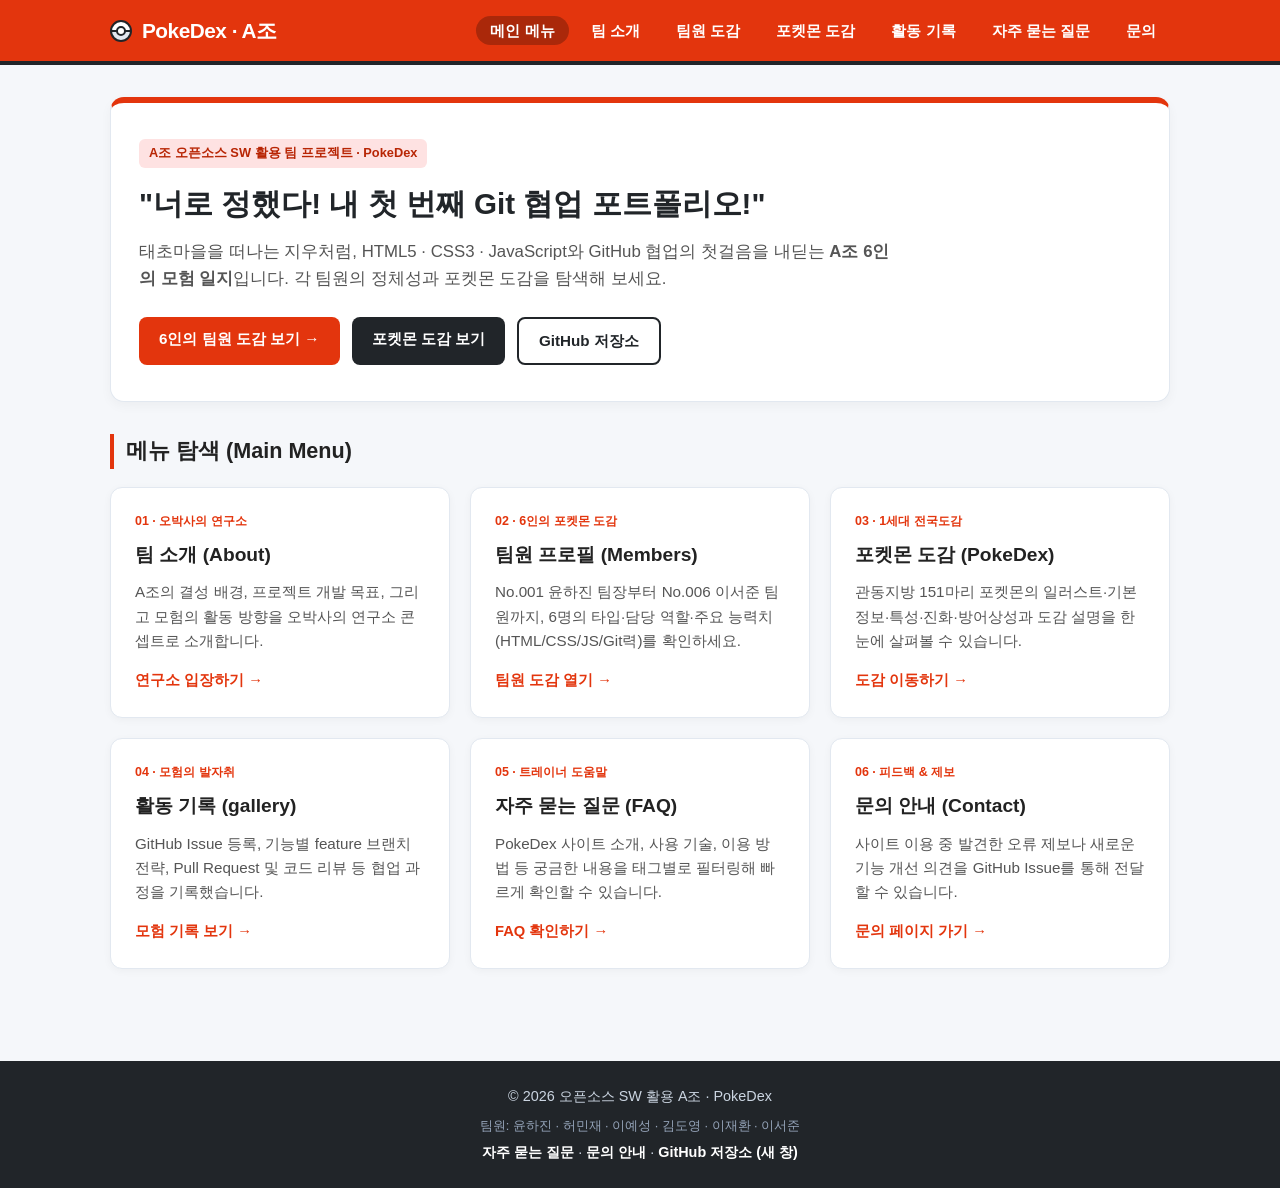
<file: index.html>
<!DOCTYPE html>
<html lang="ko">
<head>
  <meta charset="UTF-8">
  <meta name="viewport" content="width=device-width, initial-scale=1.0">
  <title>PokeDex - A조 팀 포트폴리오 도감</title>
  <link rel="stylesheet" href="css/style.css">
</head>
<body>
  <!-- 6번: 공통 메뉴 / 7번: 공통 헤더 -->
  <header class="site-header">
    <div class="header-inner">
      <a href="index.html" class="logo"><span class="pokeball-icon" aria-hidden="true"></span><span>PokeDex · A조</span></a>
      <nav aria-label="주요 메뉴">
        <ul class="nav-list">
          <li><a href="index.html" class="active" aria-current="page">메인 메뉴</a></li>
          <li><a href="about.html">팀 소개</a></li>
          <li><a href="members.html">팀원 도감</a></li>
          <li><a href="projects.html">포켓몬 도감</a></li>
          <li><a href="activities.html">활동 기록</a></li>
          <li><a href="faq.html">자주 묻는 질문</a></li>
          <li><a href="contact.html">문의</a></li>
        </ul>
      </nav>
    </div>
  </header>

  <!-- 메인 콘텐츠 (메인 도감 진입로) -->
  <main class="container">
    <!-- 히어로 배너 -->
    <section class="hero-section">
      <span class="badge">A조 오픈소스 SW 활용 팀 프로젝트 · PokeDex</span>
      <h1>"너로 정했다! 내 첫 번째 Git 협업 포트폴리오!"</h1>
      <p class="hero-desc">
        태초마을을 떠나는 지우처럼, HTML5 · CSS3 · JavaScript와 GitHub 협업의 첫걸음을 내딛는
        <strong>A조 6인의 모험 일지</strong>입니다. 각 팀원의 정체성과 포켓몬 도감을 탐색해 보세요.
      </p>
      <div class="hero-actions">
        <a href="members.html" class="btn btn-primary">6인의 팀원 도감 보기 →</a>
        <a href="projects.html" class="btn btn-secondary">포켓몬 도감 보기</a>
        <a href="https://github.com/YunHj14/PokeDex" target="_blank" rel="noopener noreferrer" class="btn btn-outline">GitHub 저장소</a>
      </div>
    </section>

    <!-- 주요 메뉴 안내 -->
    <section class="section">
      <h2 class="section-title">메뉴 탐색 (Main Menu)</h2>
      <div class="grid-2">
        <article class="card">
          <div class="card-tag">01 · 오박사의 연구소</div>
          <h3>팀 소개 (About)</h3>
          <p>A조의 결성 배경, 프로젝트 개발 목표, 그리고 모험의 활동 방향을 오박사의 연구소 콘셉트로 소개합니다.</p>
          <a href="about.html" class="card-link">연구소 입장하기 →</a>
        </article>

        <article class="card">
          <div class="card-tag">02 · 6인의 포켓몬 도감</div>
          <h3>팀원 프로필 (Members)</h3>
          <p>No.001 윤하진 팀장부터 No.006 이서준 팀원까지, 6명의 타입·담당 역할·주요 능력치(HTML/CSS/JS/Git력)를 확인하세요.</p>
          <a href="members.html" class="card-link">팀원 도감 열기 →</a>
        </article>

        <article class="card">
          <div class="card-tag">03 · 1세대 전국도감</div>
          <h3>포켓몬 도감 (PokeDex)</h3>
          <p>관동지방 151마리 포켓몬의 일러스트·기본정보·특성·진화·방어상성과 도감 설명을 한눈에 살펴볼 수 있습니다.</p>
          <a href="projects.html" class="card-link">도감 이동하기 →</a>
        </article>

        <article class="card">
          <div class="card-tag">04 · 모험의 발자취</div>
          <h3>활동 기록 (gallery)</h3>
          <p>GitHub Issue 등록, 기능별 feature 브랜치 전략, Pull Request 및 코드 리뷰 등 협업 과정을 기록했습니다.</p>
          <a href="activities.html" class="card-link">모험 기록 보기 →</a>
        </article>

        <article class="card">
          <div class="card-tag">05 · 트레이너 도움말</div>
          <h3>자주 묻는 질문 (FAQ)</h3>
          <p>PokeDex 사이트 소개, 사용 기술, 이용 방법 등 궁금한 내용을 태그별로 필터링해 빠르게 확인할 수 있습니다.</p>
          <a href="faq.html" class="card-link">FAQ 확인하기 →</a>
        </article>

        <article class="card">
          <div class="card-tag">06 · 피드백 & 제보</div>
          <h3>문의 안내 (Contact)</h3>
          <p>사이트 이용 중 발견한 오류 제보나 새로운 기능 개선 의견을 GitHub Issue를 통해 전달할 수 있습니다.</p>
          <a href="contact.html" class="card-link">문의 페이지 가기 →</a>
        </article>
      </div>
    </section>
  </main>

  <!-- 7번: 공통 푸터 -->
  <footer class="site-footer">
    <div class="footer-inner">
      <p>&copy; 2026 오픈소스 SW 활용 A조 · PokeDex</p>
      <p class="footer-sub">팀원: 윤하진 · 허민재 · 이예성 · 김도영 · 이재환 · 이서준</p>
      <p><a href="faq.html">자주 묻는 질문</a> · <a href="contact.html">문의 안내</a> ·
        <a href="https://github.com/YunHj14/PokeDex" target="_blank" rel="noopener noreferrer">GitHub 저장소 (새 창)</a></p>
    </div>
  </footer>
  <script src="js/main.js"></script>
</body>
</html>
</file>
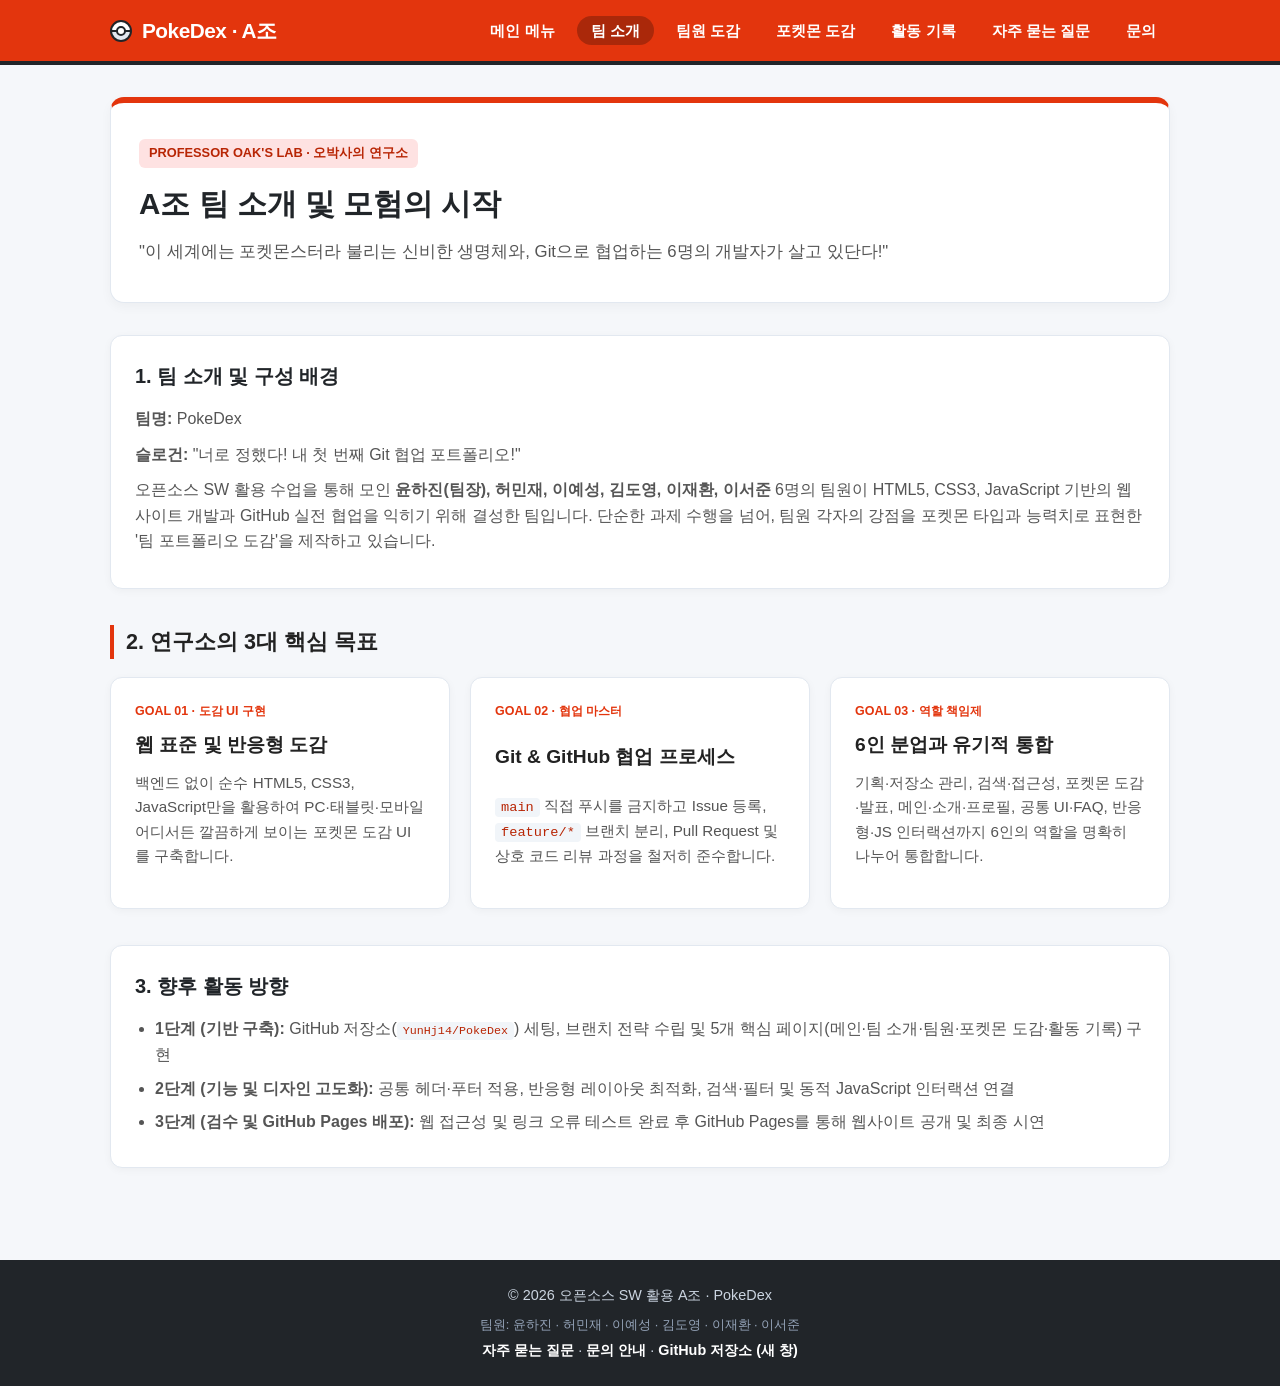
<file: about.html>
<!DOCTYPE html>
<html lang="ko">
<head>
  <meta charset="UTF-8">
  <meta name="viewport" content="width=device-width, initial-scale=1.0">
  <title>PokeDex - 팀 소개 (오박사의 연구소)</title>
  <link rel="stylesheet" href="css/style.css">
</head>
<body>
  <!-- 6번: 공통 메뉴 / 7번: 공통 헤더 -->
  <header class="site-header">
    <div class="header-inner">
      <a href="index.html" class="logo"><span class="pokeball-icon" aria-hidden="true"></span><span>PokeDex · A조</span></a>
      <nav aria-label="주요 메뉴">
        <ul class="nav-list">
          <li><a href="index.html">메인 메뉴</a></li>
          <li><a href="about.html" class="active" aria-current="page">팀 소개</a></li>
          <li><a href="members.html">팀원 도감</a></li>
          <li><a href="projects.html">포켓몬 도감</a></li>
          <li><a href="activities.html">활동 기록</a></li>
          <li><a href="faq.html">자주 묻는 질문</a></li>
          <li><a href="contact.html">문의</a></li>
        </ul>
      </nav>
    </div>
  </header>

  <!-- 메인 콘텐츠 (오박사의 연구소 콘셉트) -->
  <main class="container">
    <section class="page-header">
      <span class="badge">PROFESSOR OAK'S LAB · 오박사의 연구소</span>
      <h1>A조 팀 소개 및 모험의 시작</h1>
      <p>"이 세계에는 포켓몬스터라 불리는 신비한 생명체와, Git으로 협업하는 6명의 개발자가 살고 있단다!"</p>
    </section>

    <!-- 1. 팀 소개 및 구성 배경 -->
    <section class="section">
      <div class="info-box">
        <h2>1. 팀 소개 및 구성 배경</h2>
        <p><strong>팀명:</strong> PokeDex</p>
        <p><strong>슬로건:</strong> "너로 정했다! 내 첫 번째 Git 협업 포트폴리오!"</p>
        <p>
          오픈소스 SW 활용 수업을 통해 모인 <strong>윤하진(팀장), 허민재, 이예성, 김도영, 이재환, 이서준</strong> 6명의 팀원이
          HTML5, CSS3, JavaScript 기반의 웹사이트 개발과 GitHub 실전 협업을 익히기 위해 결성한 팀입니다.
          단순한 과제 수행을 넘어, 팀원 각자의 강점을 포켓몬 타입과 능력치로 표현한 '팀 포트폴리오 도감'을 제작하고 있습니다.
        </p>
      </div>
    </section>

    <!-- 2. 팀의 핵심 목표 -->
    <section class="section">
      <h2 class="section-title">2. 연구소의 3대 핵심 목표</h2>
      <div class="grid-3">
        <article class="card">
          <div class="card-tag">GOAL 01 · 도감 UI 구현</div>
          <h3>웹 표준 및 반응형 도감</h3>
          <p>백엔드 없이 순수 HTML5, CSS3, JavaScript만을 활용하여 PC·태블릿·모바일 어디서든 깔끔하게 보이는 포켓몬 도감 UI를 구축합니다.</p>
        </article>

        <article class="card">
          <div class="card-tag">GOAL 02 · 협업 마스터</div>
          <h3>Git & GitHub 협업 프로세스</h3>
          <p><code>main</code> 직접 푸시를 금지하고 Issue 등록, <code>feature/*</code> 브랜치 분리, Pull Request 및 상호 코드 리뷰 과정을 철저히 준수합니다.</p>
        </article>

        <article class="card">
          <div class="card-tag">GOAL 03 · 역할 책임제</div>
          <h3>6인 분업과 유기적 통합</h3>
          <p>기획·저장소 관리, 검색·접근성, 포켓몬 도감·발표, 메인·소개·프로필, 공통 UI·FAQ, 반응형·JS 인터랙션까지 6인의 역할을 명확히 나누어 통합합니다.</p>
        </article>
      </div>
    </section>

    <!-- 3. 활동 방향 -->
    <section class="section">
      <div class="info-box">
        <h2>3. 향후 활동 방향</h2>
        <ul class="styled-list">
          <li><strong>1단계 (기반 구축):</strong> GitHub 저장소(<code>YunHj14/PokeDex</code>) 세팅, 브랜치 전략 수립 및 5개 핵심 페이지(메인·팀 소개·팀원·포켓몬 도감·활동 기록) 구현</li>
          <li><strong>2단계 (기능 및 디자인 고도화):</strong> 공통 헤더·푸터 적용, 반응형 레이아웃 최적화, 검색·필터 및 동적 JavaScript 인터랙션 연결</li>
          <li><strong>3단계 (검수 및 GitHub Pages 배포):</strong> 웹 접근성 및 링크 오류 테스트 완료 후 GitHub Pages를 통해 웹사이트 공개 및 최종 시연</li>
        </ul>
      </div>
    </section>
  </main>

  <!-- 7번: 공통 푸터 -->
  <footer class="site-footer">
    <div class="footer-inner">
      <p>&copy; 2026 오픈소스 SW 활용 A조 · PokeDex</p>
      <p class="footer-sub">팀원: 윤하진 · 허민재 · 이예성 · 김도영 · 이재환 · 이서준</p>
      <p><a href="faq.html">자주 묻는 질문</a> · <a href="contact.html">문의 안내</a> ·
        <a href="https://github.com/YunHj14/PokeDex" target="_blank" rel="noopener noreferrer">GitHub 저장소 (새 창)</a></p>
    </div>
  </footer>
  <script src="js/main.js"></script>
</body>
</html>
</file>
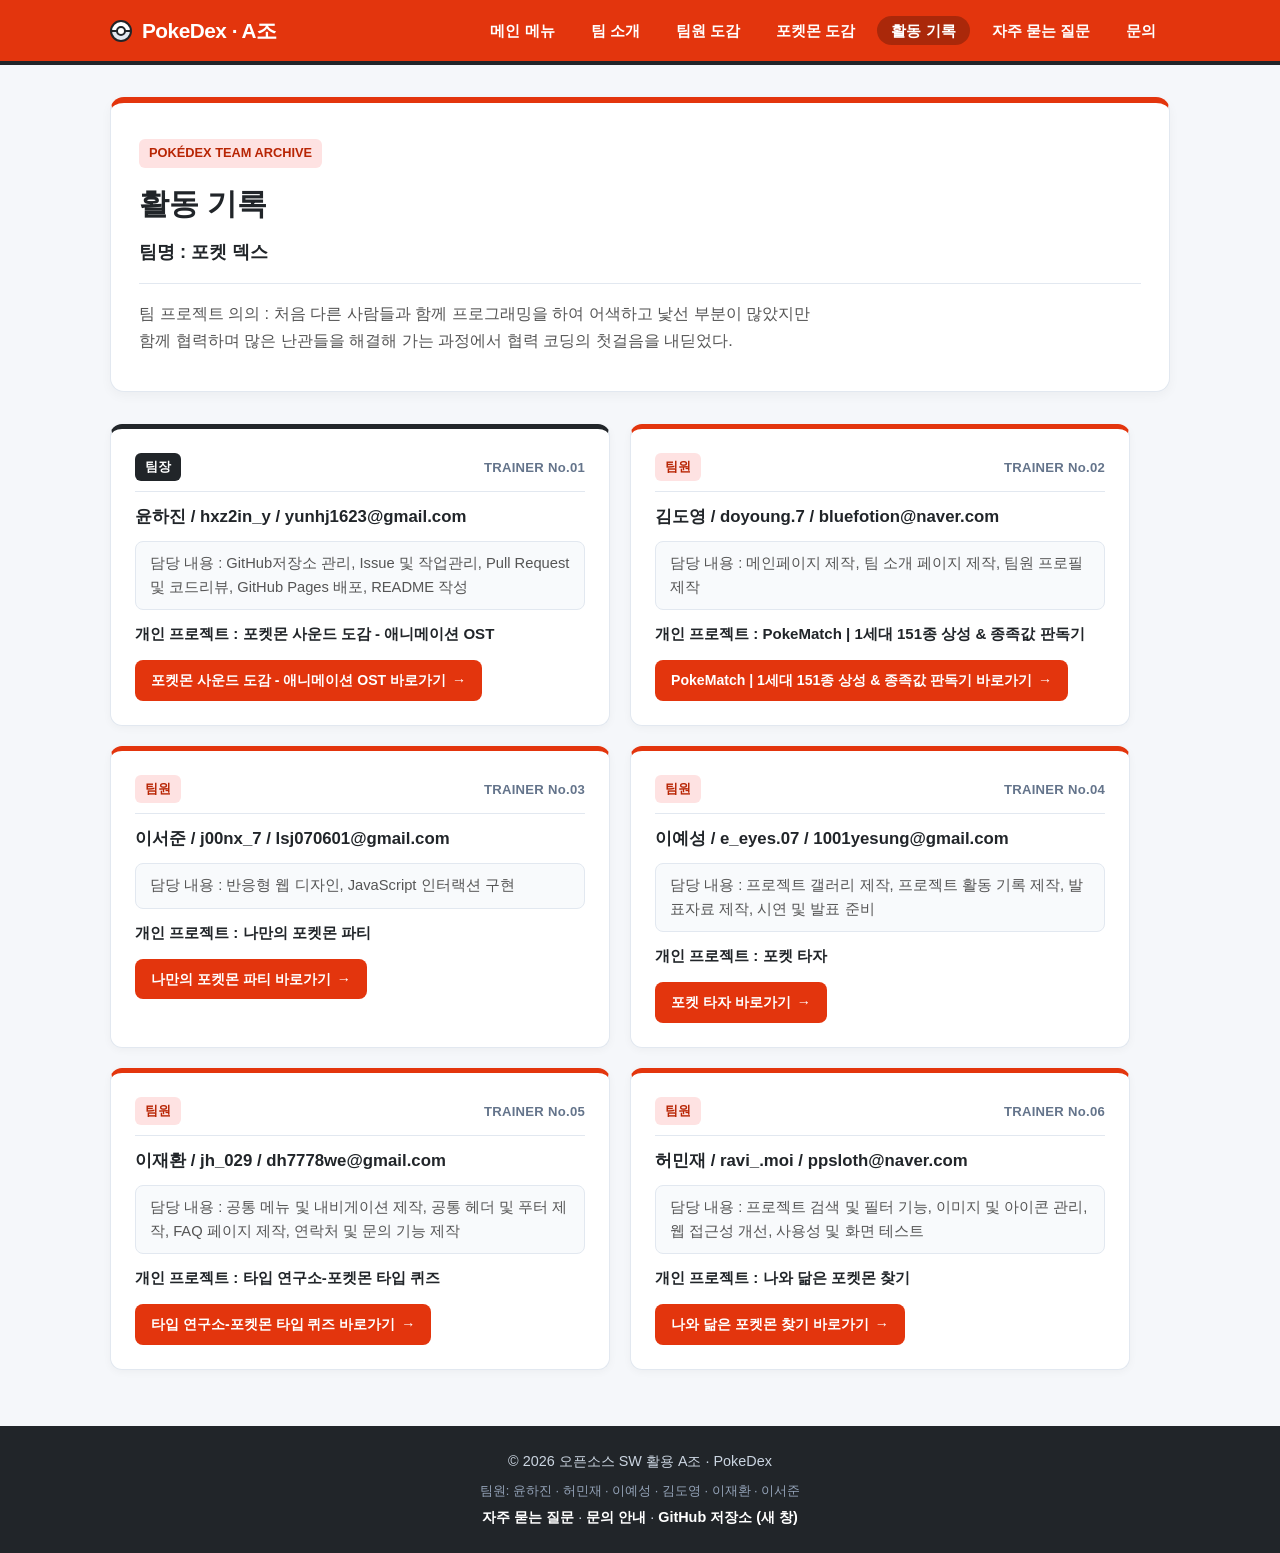
<file: activities.html>
<!doctype html>
<html lang="ko">
<head>
  <meta charset="utf-8" />
  <meta name="viewport" content="width=device-width, initial-scale=1" />
  <title>활동 기록 | PokeDex</title>
  <link rel="stylesheet" href="css/style.css" />
</head>
<body>

  <!-- 공통 헤더 및 내비게이션 -->
  <header class="site-header">
    <div class="header-inner">
      <a href="index.html" class="logo">
        <span class="pokeball-icon" aria-hidden="true"></span>
        <span>PokeDex · A조</span>
      </a>
      <nav aria-label="주요 메뉴">
        <ul class="nav-list">
          <li><a href="index.html">메인 메뉴</a></li>
          <li><a href="about.html">팀 소개</a></li>
          <li><a href="members.html">팀원 도감</a></li>
          <li><a href="projects.html">포켓몬 도감</a></li>
          <li><a href="activities.html" class="active" aria-current="page">활동 기록</a></li>
          <li><a href="faq.html">자주 묻는 질문</a></li>
          <li><a href="contact.html">문의</a></li>
        </ul>
      </nav>
    </div>
  </header>

  <!-- 메인 콘텐츠 -->
  <main class="container">
    <section class="team-summary-card">
      <div class="summary-top-bar">
        <div class="sensor-lights" aria-hidden="true">
          <span class="sensor-main"></span>
          <span class="sensor-dot dot-red"></span>
          <span class="sensor-dot dot-yellow"></span>
          <span class="sensor-dot dot-green"></span>
        </div>
        <span class="summary-badge">POKÉDEX TEAM ARCHIVE</span>
      </div>
      <h1 class="summary-title">활동 기록</h1>
      <h3>팀명 : 포켓 덱스</h3>
      <hr />
      <h3 class="team-meaning">
        팀 프로젝트 의의 : 처음 다른 사람들과 함께 프로그래밍을 하여 어색하고 낯선 부분이 많았지만<br />
        함께 협력하며 많은 난관들을 해결해 가는 과정에서 협력 코딩의 첫걸음을 내딛었다.
      </h3>
    </section>

    <table class="member-table">
      <tr>
        <td class="member-card leader-card">
          <div class="card-top">
            <h2>팀장</h2>
            <span class="dex-no">TRAINER No.01</span>
          </div>
          <h4 class="member-info">윤하진 / hxz2in_y / yunhj1623@gmail.com</h4>
          <h4 class="member-role">담당 내용 : GitHub저장소 관리, Issue 및 작업관리, Pull Request 및 코드리뷰, GitHub Pages 배포, README 작성</h4>
          <h4 class="member-project">개인 프로젝트 : 포켓몬 사운드 도감 - 애니메이션 OST</h4>
          <h5><a href="https://yunhj14.github.io/PokeSong/" target="_blank" rel="noopener noreferrer">포켓몬 사운드 도감 - 애니메이션 OST 바로가기</a></h5>
        </td>

        <td class="member-card">
          <div class="card-top">
            <h2>팀원</h2>
            <span class="dex-no">TRAINER No.02</span>
          </div>
          <h4 class="member-info">김도영 / doyoung.7 / bluefotion@naver.com</h4>
          <h4 class="member-role">담당 내용 : 메인페이지 제작, 팀 소개 페이지 제작, 팀원 프로필 제작</h4>
          <h4 class="member-project">개인 프로젝트 : PokeMatch | 1세대 151종 상성 &amp; 종족값 판독기</h4>
          <h5><a href="https://bluefotion.github.io/pokemon_matchup/" target="_blank" rel="noopener noreferrer">PokeMatch | 1세대 151종 상성 &amp; 종족값 판독기 바로가기</a></h5>
        </td>
      </tr>

      <tr>
        <td class="member-card">
          <div class="card-top">
            <h2>팀원</h2>
            <span class="dex-no">TRAINER No.03</span>
          </div>
          <h4 class="member-info">이서준 / j00nx_7 / lsj070601@gmail.com</h4>
          <h4 class="member-role">담당 내용 : 반응형 웹 디자인, JavaScript 인터랙션 구현</h4>
          <h4 class="member-project">개인 프로젝트 : 나만의 포켓몬 파티</h4>
          <h5><a href="https://lsj070601.github.io/pokemon-party/" target="_blank" rel="noopener noreferrer">나만의 포켓몬 파티 바로가기</a></h5>
        </td>

        <td class="member-card">
          <div class="card-top">
            <h2>팀원</h2>
            <span class="dex-no">TRAINER No.04</span>
          </div>
          <h4 class="member-info">이예성 / e_eyes.07 / 1001yesung@gmail.com</h4>
          <h4 class="member-role">담당 내용 : 프로젝트 갤러리 제작, 프로젝트 활동 기록 제작, 발표자료 제작, 시연 및 발표 준비</h4>
          <h4 class="member-project">개인 프로젝트 : 포켓 타자</h4>
          <h5><a href="https://snow2eye.github.io/Poket-Typing/" target="_blank" rel="noopener noreferrer">포켓 타자 바로가기</a></h5>
        </td>
      </tr>

      <tr>
        <td class="member-card">
          <div class="card-top">
            <h2>팀원</h2>
            <span class="dex-no">TRAINER No.05</span>
          </div>
          <h4 class="member-info">이재환 / jh_029 / dh7778we@gmail.com</h4>
          <h4 class="member-role">담당 내용 : 공통 메뉴 및 내비게이션 제작, 공통 헤더 및 푸터 제작, FAQ 페이지 제작, 연락처 및 문의 기능 제작</h4>
          <h4 class="member-project">개인 프로젝트 : 타입 연구소-포켓몬 타입 퀴즈</h4>
          <h5><a href="https://jaehwan029.github.io/pokemon-type-quiz/" target="_blank" rel="noopener noreferrer">타입 연구소-포켓몬 타입 퀴즈 바로가기</a></h5>
        </td>

        <td class="member-card">
          <div class="card-top">
            <h2>팀원</h2>
            <span class="dex-no">TRAINER No.06</span>
          </div>
          <h4 class="member-info">허민재 / ravi_.moi / ppsloth@naver.com</h4>
          <h4 class="member-role">담당 내용 : 프로젝트 검색 및 필터 기능, 이미지 및 아이콘 관리, 웹 접근성 개선, 사용성 및 화면 테스트</h4>
          <h4 class="member-project">개인 프로젝트 : 나와 닮은 포켓몬 찾기</h4>
          <h5><a href="https://ppsloth.github.io/personality/" target="_blank" rel="noopener noreferrer">나와 닮은 포켓몬 찾기 바로가기</a></h5>
        </td>
      </tr>
    </table>
  </main>

  <!-- 공통 푸터 -->
  <footer class="site-footer">
    <div class="footer-inner">
      <p>&copy; 2026 오픈소스 SW 활용 A조 · PokeDex</p>
      <p class="footer-sub">팀원: 윤하진 · 허민재 · 이예성 · 김도영 · 이재환 · 이서준</p>
      <p><a href="faq.html">자주 묻는 질문</a> · <a href="contact.html">문의 안내</a> ·
        <a href="https://github.com/YunHj14/PokeDex" target="_blank" rel="noopener noreferrer">GitHub 저장소 (새 창)</a></p>
    </div>
  </footer>

</body>
</html>
</file>
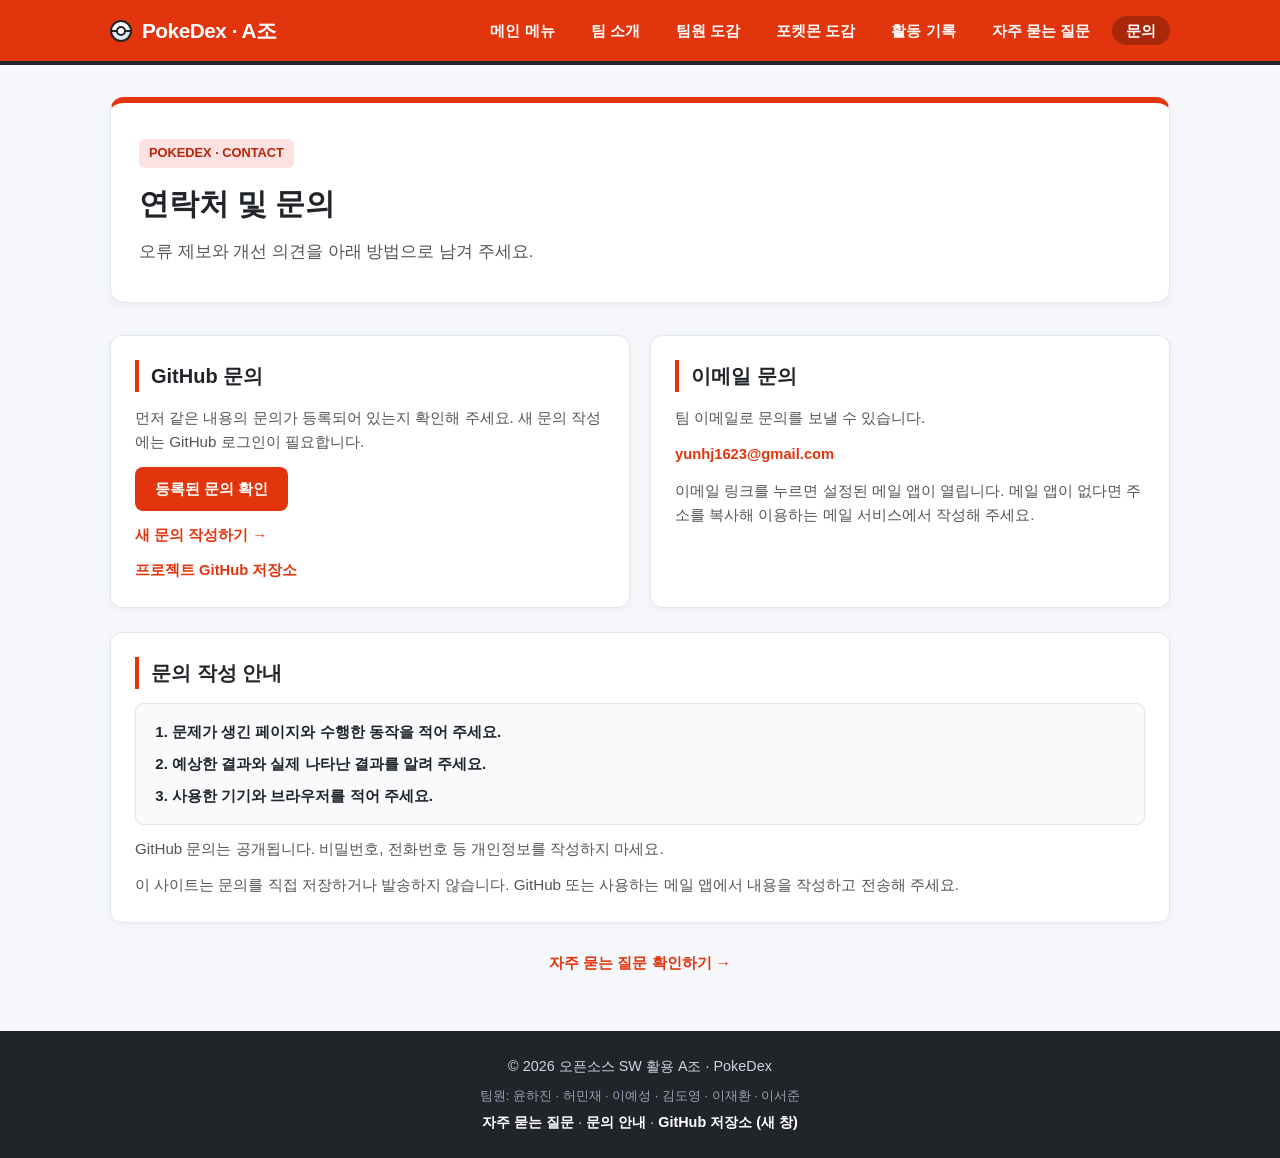
<file: contact.html>
<!DOCTYPE html>
<html lang="ko">
<head>
<meta charset="UTF-8">
<meta name="viewport" content="width=device-width, initial-scale=1.0">
<title>연락처 및 문의 | PokeDex</title>
<link rel="stylesheet" href="css/style.css">
</head>
<body>
<header class="site-header">
    <div class="header-inner">
      <a href="index.html" class="logo"><span class="pokeball-icon" aria-hidden="true"></span><span>PokeDex · A조</span></a>
      <nav aria-label="주요 메뉴">
        <ul class="nav-list">
          <li><a href="index.html">메인 메뉴</a></li>
          <li><a href="about.html">팀 소개</a></li>
          <li><a href="members.html">팀원 도감</a></li>
          <li><a href="projects.html">포켓몬 도감</a></li>
          <li><a href="activities.html">활동 기록</a></li>
          <li><a href="faq.html">자주 묻는 질문</a></li>
          <li><a href="contact.html" class="active" aria-current="page">문의</a></li>
        </ul>
      </nav>
    </div>
  </header>
<main class="support-main">
<section class="support-heading"><p class="support-label">POKEDEX · CONTACT</p><h1>연락처 및 문의</h1><p>오류 제보와 개선 의견을 아래 방법으로 남겨 주세요.</p></section>
<div class="contact-grid">
<section class="contact-card"><h2>GitHub 문의</h2><p>먼저 같은 내용의 문의가 등록되어 있는지 확인해 주세요. 새 문의 작성에는 GitHub 로그인이 필요합니다.</p>
<a class="support-button" href="https://github.com/YunHj14/PokeDex/issues">등록된 문의 확인</a>
<p><a href="https://github.com/YunHj14/PokeDex/issues/new">새 문의 작성하기 →</a></p>
<a href="https://github.com/YunHj14/PokeDex">프로젝트 GitHub 저장소</a></section>
<section class="contact-card"><h2>이메일 문의</h2>
<p>팀 이메일로 문의를 보낼 수 있습니다.</p>
<p><a href="mailto:yunhj1623@gmail.com">yunhj1623@gmail.com</a></p>
<p>이메일 링크를 누르면 설정된 메일 앱이 열립니다. 메일 앱이 없다면 주소를 복사해 이용하는 메일 서비스에서 작성해 주세요.</p></section>
</div>
<section class="contact-card contact-guide"><h2>문의 작성 안내</h2><ol><li>문제가 생긴 페이지와 수행한 동작을 적어 주세요.</li><li>예상한 결과와 실제 나타난 결과를 알려 주세요.</li><li>사용한 기기와 브라우저를 적어 주세요.</li></ol><p>GitHub 문의는 공개됩니다. 비밀번호, 전화번호 등 개인정보를 작성하지 마세요.</p><p>이 사이트는 문의를 직접 저장하거나 발송하지 않습니다. GitHub 또는 사용하는 메일 앱에서 내용을 작성하고 전송해 주세요.</p></section>
<p class="support-help"><a href="faq.html">자주 묻는 질문 확인하기 →</a></p>
</main>
<footer class="site-footer">
    <div class="footer-inner">
      <p>&copy; 2026 오픈소스 SW 활용 A조 · PokeDex</p>
      <p class="footer-sub">팀원: 윤하진 · 허민재 · 이예성 · 김도영 · 이재환 · 이서준</p>
      <p><a href="faq.html">자주 묻는 질문</a> · <a href="contact.html">문의 안내</a> ·
        <a href="https://github.com/YunHj14/PokeDex" target="_blank" rel="noopener noreferrer">GitHub 저장소 (새 창)</a></p>
    </div>
  </footer>
</body>
</html>
</file>
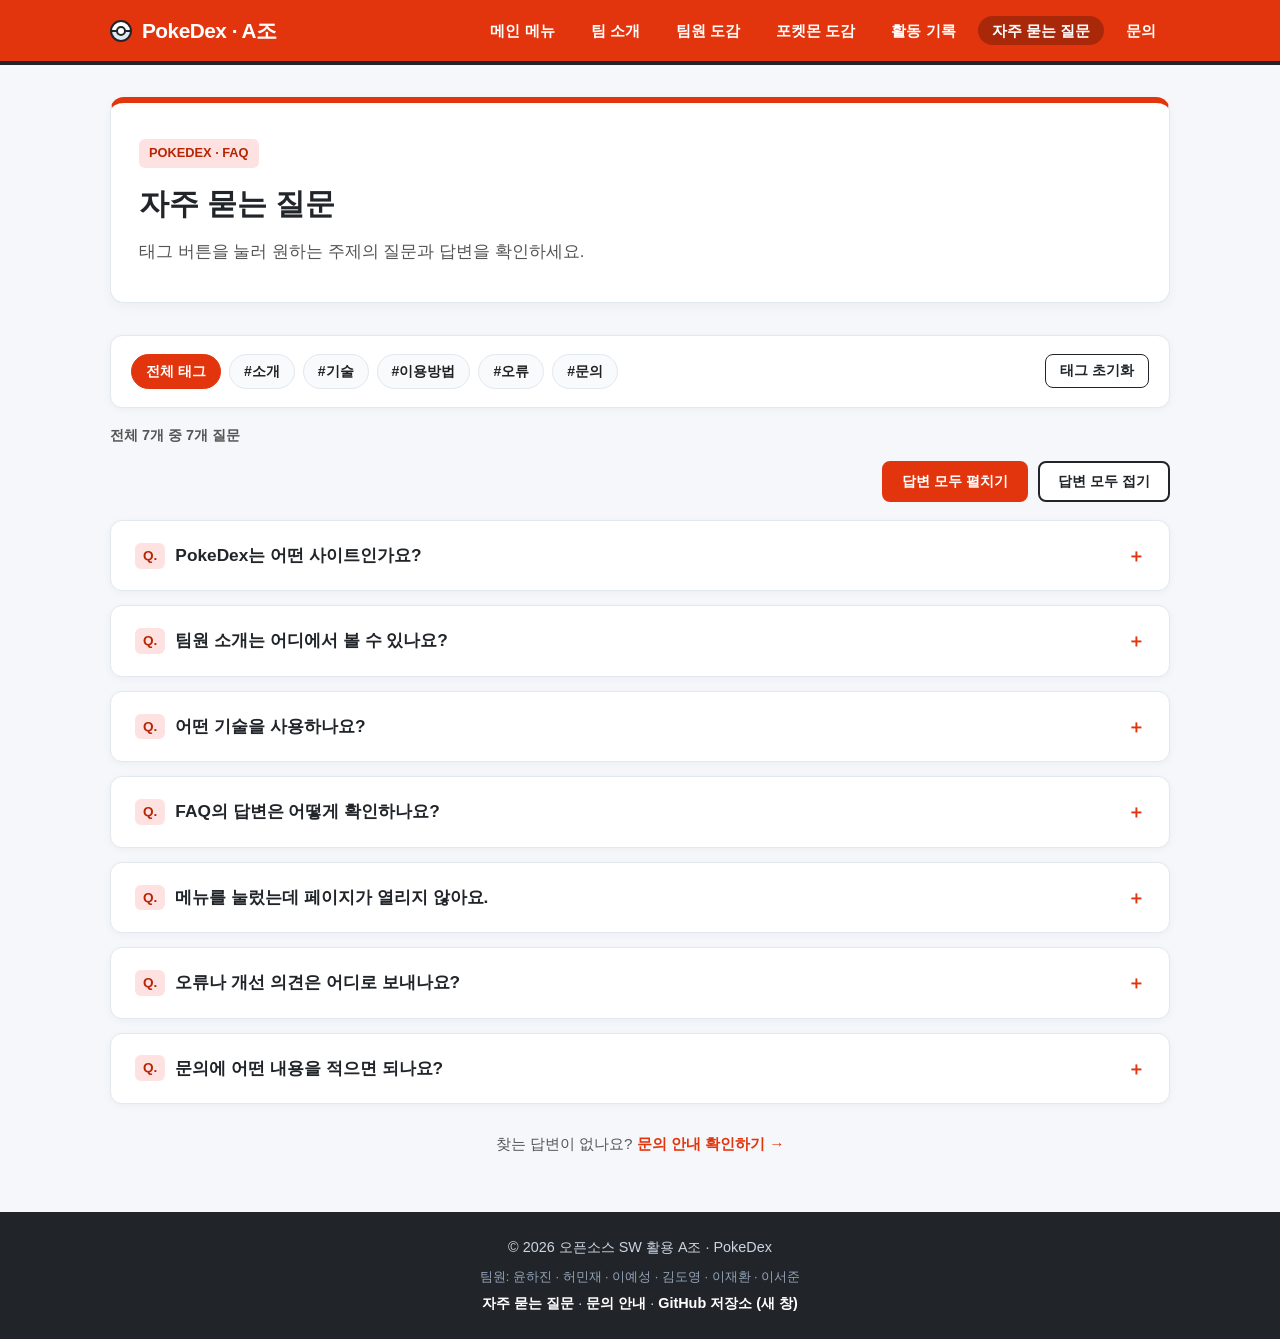
<file: faq.html>
<!DOCTYPE html>
<html lang="ko">
<head>
<meta charset="UTF-8">
<meta name="viewport" content="width=device-width, initial-scale=1.0">
<title>자주 묻는 질문 | PokeDex</title>
<link rel="stylesheet" href="css/style.css">
</head>
<body>
<header class="site-header">
    <div class="header-inner">
      <a href="index.html" class="logo"><span class="pokeball-icon" aria-hidden="true"></span><span>PokeDex · A조</span></a>
      <nav aria-label="주요 메뉴">
        <ul class="nav-list">
          <li><a href="index.html">메인 메뉴</a></li>
          <li><a href="about.html">팀 소개</a></li>
          <li><a href="members.html">팀원 도감</a></li>
          <li><a href="projects.html">포켓몬 도감</a></li>
          <li><a href="activities.html">활동 기록</a></li>
          <li><a href="faq.html" class="active" aria-current="page">자주 묻는 질문</a></li>
          <li><a href="contact.html">문의</a></li>
        </ul>
      </nav>
    </div>
  </header>
<main class="support-main">
<section class="support-heading"><p class="support-label">POKEDEX · FAQ</p><h1>자주 묻는 질문</h1><p>태그 버튼을 눌러 원하는 주제의 질문과 답변을 확인하세요.</p></section>
<!-- 태그 버튼을 누르면 해당 주제의 질문만 표시합니다. -->
<section class="faq-search-panel" aria-label="FAQ 태그 필터">
  <div class="faq-tag-filters" aria-label="태그 선택">
    <button type="button" data-faq-tag="" aria-pressed="true">전체 태그</button>
    <button type="button" data-faq-tag="소개" aria-pressed="false">#소개</button>
    <button type="button" data-faq-tag="기술" aria-pressed="false">#기술</button>
    <button type="button" data-faq-tag="이용방법" aria-pressed="false">#이용방법</button>
    <button type="button" data-faq-tag="오류" aria-pressed="false">#오류</button>
    <button type="button" data-faq-tag="문의" aria-pressed="false">#문의</button>
  </div>
  <button type="button" id="faq-reset">태그 초기화</button>
</section>
<p id="faq-result-count" role="status" aria-live="polite" aria-atomic="true">전체 7개 중 7개 질문</p>
<p id="faq-empty" hidden>조건에 맞는 질문이 없습니다. 다른 태그를 선택하거나 초기화해 주세요.</p>
<noscript><p>태그 필터는 JavaScript를 켜야 사용할 수 있습니다. 아래에서 모든 질문과 답변을 확인할 수 있습니다.</p></noscript>
<div class="faq-controls" aria-label="답변 표시 설정"><button type="button" data-faq-action="open">답변 모두 펼치기</button><button type="button" data-faq-action="close">답변 모두 접기</button></div>
<!-- details와 summary는 JavaScript 없이도 개별 펼치기·접기가 가능합니다. -->
<section id="faq-results" class="faq-list" aria-label="질문과 답변" tabindex="-1">
<details class="faq-item" data-tags="소개"><summary>PokeDex는 어떤 사이트인가요?</summary><div class="faq-item-tags" aria-label="태그"><span class="faq-item-tag">#소개</span></div><div class="faq-answer"><p>오픈소스 SW 활용 수업에서 A조 6명이 함께 만드는 팀 포트폴리오 도감입니다. 팀 소개, 팀원별 역할과 프로젝트 정보를 확인할 수 있습니다.</p></div></details>
<details class="faq-item" data-tags="소개,이용방법"><summary>팀원 소개는 어디에서 볼 수 있나요?</summary><div class="faq-item-tags" aria-label="태그"><span class="faq-item-tag">#소개</span> <span class="faq-item-tag">#이용방법</span></div><div class="faq-answer"><p>상단 메뉴의 <a href="members.html">팀원 도감</a>에서 윤하진, 허민재, 이예성, 김도영, 이재환, 이서준의 소개와 담당 역할을 확인할 수 있습니다.</p></div></details>
<details class="faq-item" data-tags="기술"><summary>어떤 기술을 사용하나요?</summary><div class="faq-item-tags" aria-label="태그"><span class="faq-item-tag">#기술</span></div><div class="faq-answer"><p>HTML, CSS, JavaScript로 구성하는 정적 웹사이트입니다. Git과 GitHub를 이용해 작업을 나누고 변경 내용을 관리합니다.</p></div></details>
<details class="faq-item" data-tags="이용방법"><summary>FAQ의 답변은 어떻게 확인하나요?</summary><div class="faq-item-tags" aria-label="태그"><span class="faq-item-tag">#이용방법</span></div><div class="faq-answer"><p>질문을 클릭하면 답변이 펼쳐지고, 다시 클릭하면 접힙니다. 키보드의 Tab으로 질문을 선택한 후 Enter 또는 Space를 눌러도 됩니다.</p></div></details>
<details class="faq-item" data-tags="오류,이용방법"><summary>메뉴를 눌렀는데 페이지가 열리지 않아요.</summary><div class="faq-item-tags" aria-label="태그"><span class="faq-item-tag">#오류</span> <span class="faq-item-tag">#이용방법</span></div><div class="faq-answer"><p>연결된 페이지가 아직 개발 중이거나 파일이 빠져 있을 수 있습니다. 다운로드한 HTML 파일과 css 폴더를 같은 프로젝트 폴더 구조로 유지해 주세요. 계속 문제가 생기면 문의 페이지로 알려 주세요.</p></div></details>
<details class="faq-item" data-tags="문의"><summary>오류나 개선 의견은 어디로 보내나요?</summary><div class="faq-item-tags" aria-label="태그"><span class="faq-item-tag">#문의</span></div><div class="faq-answer"><p><a href="contact.html">문의 페이지</a>의 GitHub 링크를 이용해 주세요. 이미 등록된 문의를 확인하거나 로그인 후 새로운 Issue를 작성할 수 있습니다.</p></div></details>
<details class="faq-item" data-tags="문의"><summary>문의에 어떤 내용을 적으면 되나요?</summary><div class="faq-item-tags" aria-label="태그"><span class="faq-item-tag">#문의</span></div><div class="faq-answer"><p>문제가 발생한 페이지, 누른 버튼, 예상한 결과와 실제 결과를 적어 주세요. 기기와 브라우저 정보도 도움이 됩니다. 비밀번호나 개인 연락처는 적지 마세요.</p></div></details>
</section>
<p class="support-help">찾는 답변이 없나요? <a href="contact.html">문의 안내 확인하기 →</a></p>
</main>
<footer class="site-footer">
    <div class="footer-inner">
      <p>&copy; 2026 오픈소스 SW 활용 A조 · PokeDex</p>
      <p class="footer-sub">팀원: 윤하진 · 허민재 · 이예성 · 김도영 · 이재환 · 이서준</p>
      <p><a href="faq.html">자주 묻는 질문</a> · <a href="contact.html">문의 안내</a> ·
        <a href="https://github.com/YunHj14/PokeDex" target="_blank" rel="noopener noreferrer">GitHub 저장소 (새 창)</a></p>
    </div>
  </footer>
<script src="js/faq.js"></script>
</body>
</html>
</file>
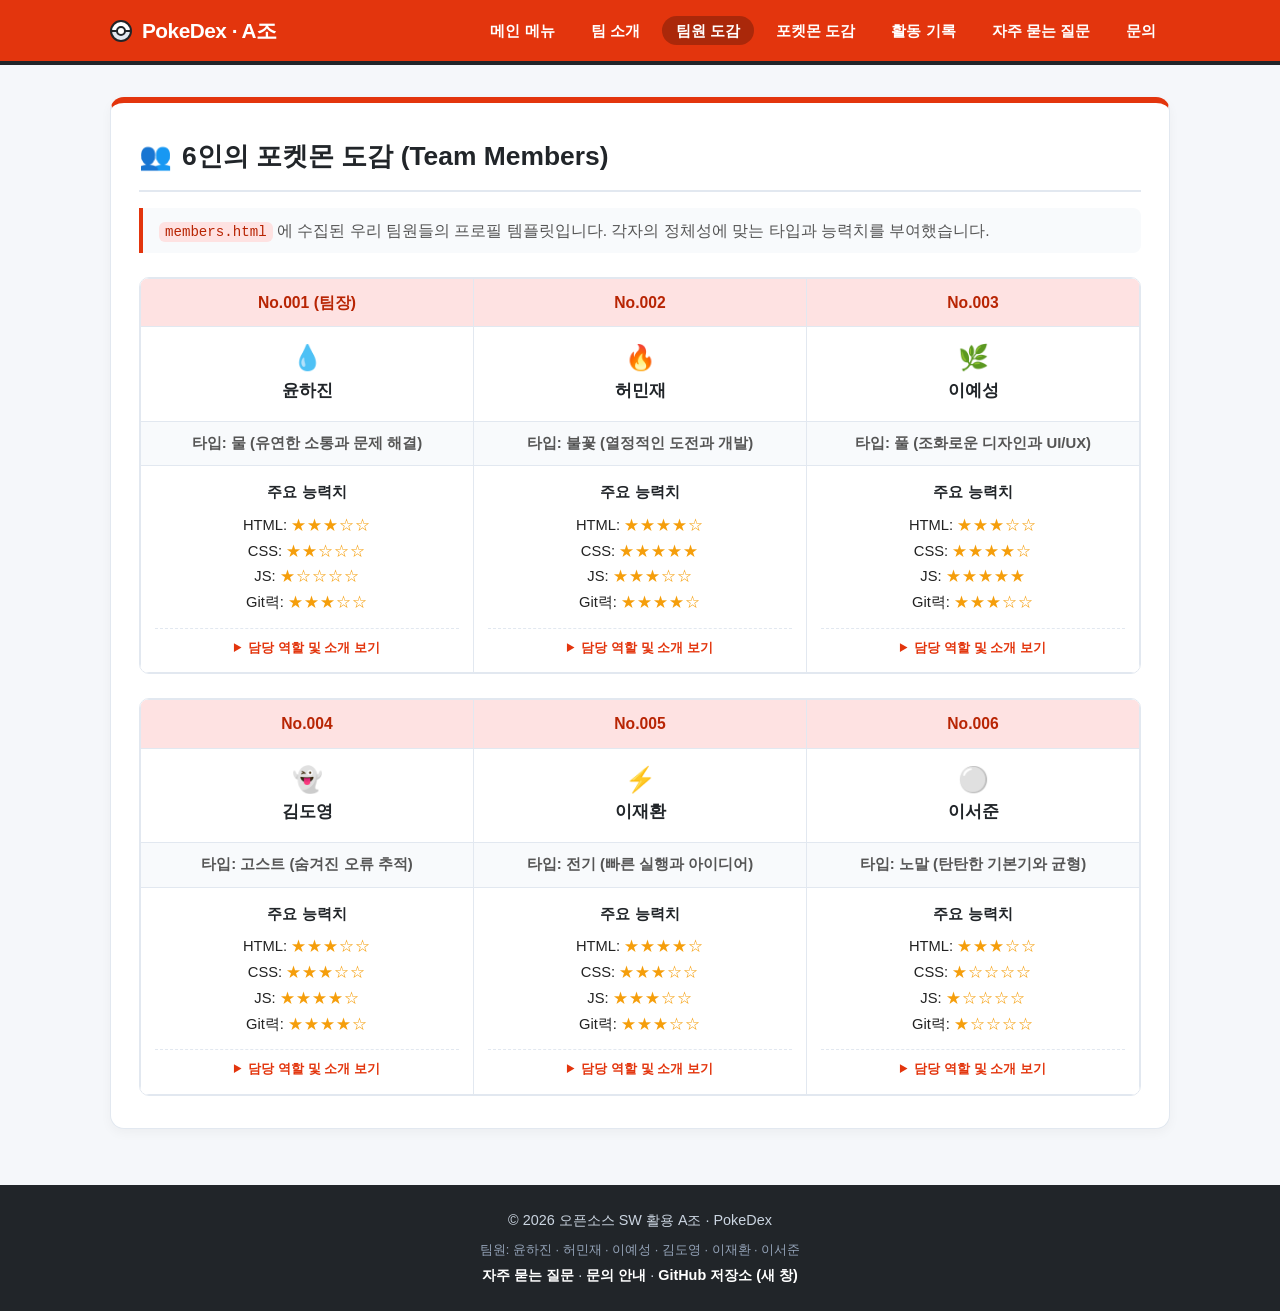
<file: members.html>
<!DOCTYPE html>
<html lang="ko">
<head>
  <meta charset="UTF-8">
  <meta name="viewport" content="width=device-width, initial-scale=1.0">
  <title>PokeDex - 6인의 포켓몬 도감 (Team Members)</title>
  <link rel="stylesheet" href="css/style.css">
</head>
<body>
  <!-- 6번: 공통 메뉴 / 7번: 공통 헤더 -->
  <header class="site-header">
    <div class="header-inner">
      <a href="index.html" class="logo"><span class="pokeball-icon" aria-hidden="true"></span><span>PokeDex · A조</span></a>
      <nav aria-label="주요 메뉴">
        <ul class="nav-list">
          <li><a href="index.html">메인 메뉴</a></li>
          <li><a href="about.html">팀 소개</a></li>
          <li><a href="members.html" class="active" aria-current="page">팀원 도감</a></li>
          <li><a href="projects.html">포켓몬 도감</a></li>
          <li><a href="activities.html">활동 기록</a></li>
          <li><a href="faq.html">자주 묻는 질문</a></li>
          <li><a href="contact.html">문의</a></li>
        </ul>
      </nav>
    </div>
  </header>

  <!-- 메인 콘텐츠 -->
  <main class="container">
    <section class="dex-readme-section">
      <h1 class="dex-readme-title">
        <span aria-hidden="true">👥</span> 6인의 포켓몬 도감 (Team Members)
      </h1>

      <blockquote class="dex-readme-quote">
        <code>members.html</code> 에 수집된 우리 팀원들의 프로필 템플릿입니다. 각자의 정체성에 맞는 타입과 능력치를 부여했습니다.
      </blockquote>

      <!-- 첫 번째 줄: No.001 ~ No.003 -->
      <div class="table-responsive">
        <table class="dex-table">
          <thead>
            <tr>
              <th>No.001 (팀장)</th>
              <th>No.002</th>
              <th>No.003</th>
            </tr>
          </thead>
          <tbody>
            <!-- 아이콘 및 이름 -->
            <tr class="row-identity">
              <td>
                <div class="member-emoji" role="img" aria-label="윤하진 물 아이콘">💧</div>
                <strong class="member-name">윤하진</strong>
              </td>
              <td>
                <div class="member-emoji" role="img" aria-label="허민재 불꽃 아이콘">🔥</div>
                <strong class="member-name">허민재</strong>
              </td>
              <td>
                <div class="member-emoji" role="img" aria-label="이예성 풀 아이콘">🌿</div>
                <strong class="member-name">이예성</strong>
              </td>
            </tr>
            <!-- 타입 -->
            <tr class="row-type">
              <td>타입: 물 (유연한 소통과 문제 해결)</td>
              <td>타입: 불꽃 (열정적인 도전과 개발)</td>
              <td>타입: 풀 (조화로운 디자인과 UI/UX)</td>
            </tr>
            <!-- 주요 능력치 -->
            <tr class="row-stats">
              <td>
                <div class="stats-title">주요 능력치</div>
                <ul class="stats-list">
                  <li>HTML: <span class="stars">★★★☆☆</span></li>
                  <li>CSS: <span class="stars">★★☆☆☆</span></li>
                  <li>JS: <span class="stars">★☆☆☆☆</span></li>
                  <li>Git력: <span class="stars">★★★☆☆</span></li>
                </ul>
                <details class="member-details">
                  <summary>담당 역할 및 소개 보기</summary>
                  <p><strong>담당:</strong> GitHub 저장소·Issue 관리, PR·코드 리뷰, 배포, README</p>
                  <p><strong>관심 분야:</strong> 웹 개발, AI 및 데이터</p>
                  <p><strong>한 줄 소개:</strong> 새로운 기술을 배우고 적용하며, 팀원들과 함께 더 나은 결과물을 만들기 위해 노력.</p>
                </details>
              </td>
              <td>
                <div class="stats-title">주요 능력치</div>
                <ul class="stats-list">
                  <li>HTML: <span class="stars">★★★★☆</span></li>
                  <li>CSS: <span class="stars">★★★★★</span></li>
                  <li>JS: <span class="stars">★★★☆☆</span></li>
                  <li>Git력: <span class="stars">★★★★☆</span></li>
                </ul>
                <details class="member-details">
                  <summary>담당 역할 및 소개 보기</summary>
                  <p><strong>담당:</strong> 검색·필터 기능, 이미지 관리, 웹 접근성, 화면 테스트</p>
                  <p><strong>관심 분야:</strong> 사용자 경험(UX), 웹 접근성</p>
                  <p><strong>한 줄 소개:</strong> 불꽃 같은 열정으로 프로젝트의 진행 상황을 점검하고, 부족한 부분을 찾아 더 나은 완성도를 위한 개선 방향을 제시.</p>
                </details>
              </td>
              <td>
                <div class="stats-title">주요 능력치</div>
                <ul class="stats-list">
                  <li>HTML: <span class="stars">★★★☆☆</span></li>
                  <li>CSS: <span class="stars">★★★★☆</span></li>
                  <li>JS: <span class="stars">★★★★★</span></li>
                  <li>Git력: <span class="stars">★★★☆☆</span></li>
                </ul>
                <details class="member-details">
                  <summary>담당 역할 및 소개 보기</summary>
                  <p><strong>담당:</strong> 포켓몬 도감·상세 페이지 제작, 발표 자료·시연 준비</p>
                  <p><strong>관심 분야:</strong> 정보보안</p>
                  <p><strong>한 줄 소개:</strong> 지시사항에 맞춰 해야할일을 순차적으로 해결.</p>
                </details>
              </td>
            </tr>
          </tbody>
        </table>
      </div>

      <!-- 두 번째 줄: No.004 ~ No.006 -->
      <div class="table-responsive">
        <table class="dex-table">
          <thead>
            <tr>
              <th>No.004</th>
              <th>No.005</th>
              <th>No.006</th>
            </tr>
          </thead>
          <tbody>
            <!-- 아이콘 및 이름 -->
            <tr class="row-identity">
              <td>
                <div class="member-emoji" role="img" aria-label="김도영 고스트 아이콘">👻</div>
                <strong class="member-name">김도영</strong>
              </td>
              <td>
                <div class="member-emoji" role="img" aria-label="이재환 전기 아이콘">⚡</div>
                <strong class="member-name">이재환</strong>
              </td>
              <td>
                <div class="member-emoji" role="img" aria-label="이서준 노말 아이콘">⚪</div>
                <strong class="member-name">이서준</strong>
              </td>
            </tr>
            <!-- 타입 -->
            <tr class="row-type">
              <td>타입: 고스트 (숨겨진 오류 추적)</td>
              <td>타입: 전기 (빠른 실행과 아이디어)</td>
              <td>타입: 노말 (탄탄한 기본기와 균형)</td>
            </tr>
            <!-- 주요 능력치 -->
            <tr class="row-stats">
              <td>
                <div class="stats-title">주요 능력치</div>
                <ul class="stats-list">
                  <li>HTML: <span class="stars">★★★☆☆</span></li>
                  <li>CSS: <span class="stars">★★★☆☆</span></li>
                  <li>JS: <span class="stars">★★★★☆</span></li>
                  <li>Git력: <span class="stars">★★★★☆</span></li>
                </ul>
                <details class="member-details">
                  <summary>담당 역할 및 소개 보기</summary>
                  <p><strong>담당:</strong> 메인 페이지 제작, 팀 소개 페이지 제작, 팀원 프로필 제작</p>
                  <p><strong>관심 분야:</strong> 게임 개발</p>
                  <p><strong>한 줄 소개:</strong> 유연한 소통을 바탕으로 도감의 첫 화면과 팀 소개, 팀원 도감을 구현.</p>
                </details>
              </td>
              <td>
                <div class="stats-title">주요 능력치</div>
                <ul class="stats-list">
                  <li>HTML: <span class="stars">★★★★☆</span></li>
                  <li>CSS: <span class="stars">★★★☆☆</span></li>
                  <li>JS: <span class="stars">★★★☆☆</span></li>
                  <li>Git력: <span class="stars">★★★☆☆</span></li>
                </ul>
                <details class="member-details">
                  <summary>담당 역할 및 소개 보기</summary>
                  <p><strong>담당:</strong> 공통 헤더·푸터 및 내비게이션, FAQ 페이지, 연락처·문의</p>
                  <p><strong>관심 분야:</strong> 게임 개발</p>
                  <p><strong>한 줄 소개:</strong> 팀원들과 소통하며 맡은 기능을 하나씩 완성하고 성장하기 위해 노력.</p>
                </details>
              </td>
              <td>
                <div class="stats-title">주요 능력치</div>
                <ul class="stats-list">
                  <li>HTML: <span class="stars">★★★☆☆</span></li>
                  <li>CSS: <span class="stars">★☆☆☆☆</span></li>
                  <li>JS: <span class="stars">★☆☆☆☆</span></li>
                  <li>Git력: <span class="stars">★☆☆☆☆</span></li>
                </ul>
                <details class="member-details">
                  <summary>담당 역할 및 소개 보기</summary>
                  <p><strong>담당:</strong> 반응형 웹 디자인, JavaScript 동적 인터랙션 구현</p>
                  <p><strong>관심 분야:</strong> 컴퓨터그래픽스(CG), 사용자 인터페이스(UI)</p>
                  <p><strong>한 줄 소개:</strong> 미숙하지만 열정만으로 팀프로젝트 기능 제작.</p>
                </details>
              </td>
            </tr>
          </tbody>
        </table>
      </div>
    </section>
  </main>

  <!-- 7번: 공통 푸터 -->
  <footer class="site-footer">
    <div class="footer-inner">
      <p>&copy; 2026 오픈소스 SW 활용 A조 · PokeDex</p>
      <p class="footer-sub">팀원: 윤하진 · 허민재 · 이예성 · 김도영 · 이재환 · 이서준</p>
      <p><a href="faq.html">자주 묻는 질문</a> · <a href="contact.html">문의 안내</a> ·
        <a href="https://github.com/YunHj14/PokeDex" target="_blank" rel="noopener noreferrer">GitHub 저장소 (새 창)</a></p>
    </div>
  </footer>
  <script src="js/main.js"></script>
</body>
</html>
</file>
<file: css/style.css>
/* ==========================================================================
   [0. 공통 기본 설정 · 테마 변수 · 레이아웃] (모든 페이지 공통)
   ========================================================================== */
:root {
  --poke-red: #e3350d;
  --poke-red-dark: #b82504;
  --poke-dark: #212529;
  --bg-light: #f5f7fa;
  --card-bg: #ffffff;
  --text-main: #222222;
  --text-sub: #555555;
  --border-color: #e2e8f0;
}

* {
  box-sizing: border-box;
  margin: 0;
  padding: 0;
}

body {
  font-family: 'Pretendard', -apple-system, BlinkMacSystemFont, 'Malgun Gothic', sans-serif;
  background-color: var(--bg-light);
  color: var(--text-main);
  line-height: 1.6;
  display: flex;
  flex-direction: column;
  min-height: 100vh;
}

a {
  text-decoration: none;
  color: inherit;
}

ul {
  list-style: none;
}

code {
  background-color: #f1f5f9;
  padding: 2px 6px;
  border-radius: 4px;
  font-size: 0.9em;
  color: var(--poke-red-dark);
}

.container {
  width: 100%;
  max-width: 1100px;
  margin: 0 auto;
  padding: 0 20px;
}

main.container {
  flex: 1;
  padding-top: 32px;
  padding-bottom: 56px;
}

/* ==========================================================================
   [1. 공통 헤더 & 내비게이션] (모든 페이지 공통)
   ========================================================================== */
.site-header {
  background-color: var(--poke-red);
  color: #ffffff;
  border-bottom: 4px solid var(--poke-dark);
  position: sticky;
  top: 0;
  z-index: 100;
}

.header-inner {
  max-width: 1100px;
  margin: 0 auto;
  padding: 14px 20px;
  display: flex;
  justify-content: space-between;
  align-items: center;
  flex-wrap: wrap;
  gap: 12px;
}

.logo {
  display: flex;
  align-items: center;
  gap: 10px;
  font-size: 1.3rem;
  font-weight: 800;
  letter-spacing: -0.5px;
}

.pokeball-icon {
  display: inline-block;
  width: 22px;
  height: 22px;
  border-radius: 50%;
  background: linear-gradient(to bottom, #ffffff 45%, var(--poke-dark) 45%, var(--poke-dark) 55%, #e2e8f0 55%);
  border: 2px solid var(--poke-dark);
  position: relative;
}

.pokeball-icon::after {
  content: '';
  position: absolute;
  top: 50%;
  left: 50%;
  width: 6px;
  height: 6px;
  background: #ffffff;
  border: 2px solid var(--poke-dark);
  border-radius: 50%;
  transform: translate(-50%, -50%);
}

.nav-list {
  display: flex;
  gap: 8px;
  flex-wrap: wrap;
}

.nav-list a {
  padding: 6px 14px;
  border-radius: 20px;
  font-size: 0.95rem;
  font-weight: 600;
  transition: background-color 0.2s;
}

.nav-list a:hover,
.nav-list a.active {
  background-color: rgba(0, 0, 0, 0.25);
}

/* ==========================================================================
   [2. 메인 도감 페이지 (index.html)] - 히어로 배너 · 버튼 · 메뉴 카드
   ========================================================================== */
.hero-section,
.page-header {
  background-color: var(--card-bg);
  border: 1px solid var(--border-color);
  border-top: 6px solid var(--poke-red);
  border-radius: 14px;
  padding: 36px 28px;
  margin-bottom: 32px;
  box-shadow: 0 4px 12px rgba(0, 0, 0, 0.04);
}

.badge {
  display: inline-block;
  background-color: #fee2e2;
  color: var(--poke-red-dark);
  font-size: 0.8rem;
  font-weight: 700;
  padding: 4px 10px;
  border-radius: 6px;
  margin-bottom: 12px;
}

.hero-section h1,
.page-header h1 {
  font-size: 1.85rem;
  margin-bottom: 12px;
  color: var(--poke-dark);
}

.hero-desc,
.page-header p {
  color: var(--text-sub);
  font-size: 1.05rem;
  max-width: 760px;
}

.hero-actions {
  margin-top: 24px;
  display: flex;
  gap: 12px;
  flex-wrap: wrap;
}

.btn {
  display: inline-block;
  padding: 10px 20px;
  border-radius: 8px;
  font-weight: 700;
  font-size: 0.95rem;
  transition: transform 0.15s, background-color 0.2s;
}

.btn:hover {
  transform: translateY(-2px);
}

.btn-primary {
  background-color: var(--poke-red);
  color: #ffffff;
}

.btn-primary:hover {
  background-color: var(--poke-red-dark);
}

.btn-secondary {
  background-color: var(--poke-dark);
  color: #ffffff;
}

.btn-outline {
  background-color: #ffffff;
  color: var(--poke-dark);
  border: 2px solid var(--poke-dark);
}

.section {
  margin-bottom: 36px;
}

.section-title {
  font-size: 1.35rem;
  margin-bottom: 18px;
  padding-left: 12px;
  border-left: 4px solid var(--poke-red);
}

.grid-2 {
  display: grid;
  grid-template-columns: repeat(auto-fit, minmax(320px, 1fr));
  gap: 20px;
}

.grid-3 {
  display: grid;
  grid-template-columns: repeat(auto-fit, minmax(300px, 1fr));
  gap: 20px;
}

.card,
.member-card,
.info-box {
  background-color: var(--card-bg);
  border: 1px solid var(--border-color);
  border-radius: 12px;
  padding: 24px;
  box-shadow: 0 2px 8px rgba(0, 0, 0, 0.04);
}

.card {
  display: flex;
  flex-direction: column;
  justify-content: space-between;
  transition: transform 0.2s, box-shadow 0.2s;
}

.card:hover,
.member-card:hover {
  transform: translateY(-4px);
  box-shadow: 0 8px 20px rgba(0, 0, 0, 0.08);
}

.card-tag {
  font-size: 0.78rem;
  font-weight: 700;
  color: var(--poke-red);
  margin-bottom: 8px;
}

.card h3 {
  font-size: 1.2rem;
  margin-bottom: 10px;
}

.card p {
  color: var(--text-sub);
  font-size: 0.95rem;
  margin-bottom: 16px;
}

.card-link {
  font-weight: 700;
  color: var(--poke-red);
  font-size: 0.92rem;
}

/* ==========================================================================
   [3. 팀 소개 페이지 (about.html)] - 오박사의 연구소 안내 박스 & 목록
   ========================================================================== */
.info-box h2 {
  font-size: 1.25rem;
  margin-bottom: 14px;
  color: var(--poke-dark);
}

.info-box p {
  color: var(--text-sub);
  margin-bottom: 10px;
}

.styled-list {
  list-style: disc;
  padding-left: 20px;
  color: var(--text-sub);
}

.styled-list li {
  margin-bottom: 8px;
}

/* ==========================================================================
   [4. 팀원 도감 페이지 (members.html)] - 6인 도감 테이블 & 프로필 카드
   ========================================================================== */
.dex-readme-section {
  background-color: var(--card-bg);
  border: 1px solid var(--border-color);
  border-top: 6px solid var(--poke-red);
  border-radius: 14px;
  padding: 32px 28px;
  box-shadow: 0 4px 12px rgba(0, 0, 0, 0.04);
}

.dex-readme-title {
  font-size: 1.65rem;
  font-weight: 800;
  color: var(--poke-dark);
  padding-bottom: 12px;
  margin-bottom: 16px;
  border-bottom: 2px solid var(--border-color);
  display: flex;
  align-items: center;
  gap: 10px;
}

.dex-readme-quote {
  border-left: 4px solid var(--poke-red);
  background-color: #f8fafc;
  padding: 10px 16px;
  border-radius: 0 8px 8px 0;
  margin-bottom: 24px;
  color: var(--text-sub);
  font-size: 0.98rem;
}

.dex-readme-quote code {
  background-color: #fee2e2;
  color: var(--poke-red-dark);
  padding: 2px 6px;
  border-radius: 6px;
  font-family: ui-monospace, SFMono-Regular, Menlo, Monaco, Consolas, monospace;
}

.table-responsive {
  width: 100%;
  overflow-x: auto;
  margin-bottom: 24px;
  border-radius: 10px;
  border: 1px solid var(--border-color);
}

.table-responsive:last-child {
  margin-bottom: 0;
}

.dex-table {
  width: 100%;
  min-width: 680px;
  border-collapse: collapse;
  background-color: #ffffff;
  color: var(--text-main);
  text-align: center;
  table-layout: fixed;
}

.dex-table th,
.dex-table td {
  border: 1px solid var(--border-color);
  padding: 12px 14px;
  vertical-align: top;
}

.dex-table th {
  background-color: #fee2e2;
  font-weight: 800;
  font-size: 0.98rem;
  color: var(--poke-red-dark);
  padding: 11px 14px;
}

.dex-table tbody tr:nth-child(even) {
  background-color: #f8fafc;
}

.row-identity td {
  padding: 16px 10px;
}

.member-emoji {
  font-size: 1.55rem;
  margin-bottom: 4px;
  line-height: 1.2;
}

.member-name {
  font-size: 1.08rem;
  font-weight: 800;
  color: var(--poke-dark);
}

.row-type td {
  font-size: 0.93rem;
  font-weight: 600;
  color: var(--text-sub);
  padding: 10px 12px;
}

.row-stats td {
  padding: 14px 14px;
}

.stats-title {
  font-weight: 700;
  font-size: 0.96rem;
  margin-bottom: 8px;
  color: var(--poke-dark);
}

.stats-list {
  display: inline-block;
  text-align: center;
  font-size: 0.92rem;
  line-height: 1.75;
  color: var(--text-main);
}

.stars {
  color: #f59e0b;
  letter-spacing: 1px;
}

.member-details {
  margin-top: 12px;
  padding-top: 8px;
  border-top: 1px dashed var(--border-color);
  text-align: left;
  font-size: 0.84rem;
  color: var(--text-sub);
}

.member-details summary {
  cursor: pointer;
  text-align: center;
  color: var(--poke-red);
  font-weight: 700;
  user-select: none;
}

.member-details summary:hover {
  text-decoration: underline;
}

.member-details p {
  margin-top: 6px;
  line-height: 1.45;
  color: var(--text-main);
}

/* 카드형 팀원 프로필 (필요 시 사용) */
.member-card {
  display: flex;
  flex-direction: column;
  transition: transform 0.2s, box-shadow 0.2s;
}

.member-top {
  display: flex;
  justify-content: space-between;
  align-items: center;
  margin-bottom: 14px;
}

.dex-no {
  font-weight: 800;
  color: var(--text-sub);
  font-size: 0.9rem;
}

.avatar-placeholder {
  width: 80px;
  height: 80px;
  margin: 0 auto 12px;
  border-radius: 50%;
  background-color: #f1f5f9;
  border: 3px solid var(--border-color);
  display: flex;
  align-items: center;
  justify-content: center;
  font-size: 2.1rem;
  overflow: hidden;
}

.member-card h3 {
  text-align: center;
  font-size: 1.25rem;
  margin-bottom: 2px;
}

.type-subtitle {
  text-align: center;
  font-size: 0.85rem;
  color: var(--text-sub);
  margin-bottom: 6px;
}

.role-text {
  text-align: center;
  font-size: 0.86rem;
  font-weight: 700;
  color: var(--poke-red);
  margin-bottom: 14px;
}

.member-info {
  background-color: #f8fafc;
  border: 1px solid var(--border-color);
  border-radius: 8px;
  padding: 12px;
  font-size: 0.88rem;
  margin-bottom: 12px;
}

.member-info li {
  margin-bottom: 6px;
}

.member-info li:last-child {
  margin-bottom: 0;
}

.stats-grid {
  display: grid;
  grid-template-columns: 1fr 1fr;
  gap: 4px 8px;
  margin-top: 6px;
  font-family: monospace;
  font-size: 0.84rem;
  color: var(--poke-dark);
}

.bio {
  font-size: 0.9rem;
  color: var(--text-sub);
  margin-top: auto;
}

/* ==========================================================================
   [5. 포켓몬 도감 페이지 (projects.html)] - 검색 · 필터 · 카드 · 상세 모달
   ========================================================================== */
.sr-only {
  position: absolute;
  width: 1px;
  height: 1px;
  padding: 0;
  margin: -1px;
  overflow: hidden;
  clip: rect(0, 0, 0, 0);
  border: 0;
}

.pokedex-controls {
  background-color: var(--card-bg);
  border: 1px solid var(--border-color);
  border-radius: 12px;
  padding: 20px;
  margin-bottom: 16px;
  display: flex;
  flex-direction: column;
  gap: 14px;
  box-shadow: 0 2px 8px rgba(0, 0, 0, 0.04);
}

.search-box input {
  width: 100%;
  padding: 12px 16px;
  font-size: 0.98rem;
  border: 2px solid var(--border-color);
  border-radius: 8px;
  outline: none;
  transition: border-color 0.2s;
}

.search-box input:focus {
  border-color: var(--poke-red);
}

.filter-buttons {
  display: flex;
  flex-wrap: wrap;
  gap: 8px;
}

.filter-btn {
  padding: 7px 14px;
  border: 1px solid var(--border-color);
  background-color: #f8fafc;
  color: var(--text-main);
  border-radius: 20px;
  font-size: 0.88rem;
  font-weight: 700;
  cursor: pointer;
  transition: all 0.15s;
}

.filter-btn:hover {
  border-color: var(--poke-red);
  color: var(--poke-red);
}

.filter-btn.active {
  background-color: var(--poke-red);
  border-color: var(--poke-red);
  color: #ffffff;
}

.result-count {
  font-size: 0.9rem;
  color: var(--text-sub);
  margin-bottom: 14px;
  font-weight: 600;
}

.pokedex-grid {
  display: grid;
  grid-template-columns: repeat(auto-fill, minmax(230px, 1fr));
  gap: 20px;
}

.poke-card {
  background-color: var(--card-bg);
  border: 1px solid var(--border-color);
  border-radius: 14px;
  padding: 18px;
  text-align: center;
  cursor: pointer;
  box-shadow: 0 2px 8px rgba(0, 0, 0, 0.04);
  transition: transform 0.2s, box-shadow 0.2s, border-color 0.2s;
  display: flex;
  flex-direction: column;
}

.poke-card:hover,
.poke-card:focus-visible {
  transform: translateY(-5px);
  box-shadow: 0 10px 22px rgba(0, 0, 0, 0.09);
  border-color: var(--poke-red);
  outline: none;
}

.poke-card-top {
  display: flex;
  justify-content: space-between;
  align-items: center;
  margin-bottom: 10px;
}

.poke-types {
  display: flex;
  gap: 4px;
}

/* 1세대 전국도감 17가지 속성 배지 컬러 */
.type-badge {
  font-size: 0.78rem;
  font-weight: 700;
  padding: 3px 10px;
  border-radius: 12px;
  color: #ffffff;
}

.type-electric { background-color: #d9a300; }
.type-fire { background-color: #f08030; }
.type-grass { background-color: #68b840; }
.type-water { background-color: #5882e8; }
.type-psychic { background-color: #f85888; }
.type-steel { background-color: #788896; }
.type-dragon { background-color: #7038f8; }
.type-normal { background-color: #8a8a7b; }
.type-poison { background-color: #a040a0; }
.type-flying { background-color: #8899ff; }
.type-bug { background-color: #a8b820; }
.type-ground { background-color: #d4b054; }
.type-rock { background-color: #b8a038; }
.type-fighting { background-color: #c03028; }
.type-ice { background-color: #70cbd4; }
.type-ghost { background-color: #705898; }
.type-fairy { background-color: #ee99ac; }

.poke-img-wrap {
  background: radial-gradient(circle, #f8fafc 40%, #eef2f6 100%);
  border-radius: 12px;
  padding: 14px;
  margin-bottom: 12px;
}

.poke-img-wrap img {
  width: 120px;
  height: 120px;
  object-fit: contain;
  margin: 0 auto;
  display: block;
}

.poke-name {
  font-size: 1.2rem;
  font-weight: 800;
  color: var(--poke-dark);
  margin-bottom: 2px;
}

.poke-category {
  font-size: 0.85rem;
  color: var(--text-sub);
  margin-bottom: 12px;
}

.poke-more {
  margin-top: auto;
  font-size: 0.84rem;
  font-weight: 700;
  color: var(--poke-red);
}

.empty-state {
  background-color: var(--card-bg);
  border: 1px dashed var(--border-color);
  border-radius: 12px;
  padding: 40px 20px;
  text-align: center;
  color: var(--text-sub);
}

/* 포켓몬 상세 모달 (나무위키 스타일 인포박스) */
.modal-backdrop {
  position: fixed;
  inset: 0;
  background-color: rgba(0, 0, 0, 0.6);
  display: flex;
  align-items: center;
  justify-content: center;
  padding: 20px;
  z-index: 200;
}

.modal-backdrop[hidden] {
  display: none;
}

.modal-card {
  background-color: #ffffff;
  border-top: 6px solid var(--poke-red);
  border-radius: 16px;
  width: 100%;
  max-width: 460px;
  max-height: 90vh;
  overflow-y: auto;
  padding: 24px;
  position: relative;
  box-shadow: 0 20px 40px rgba(0, 0, 0, 0.25);
}

.modal-card.namu-modal {
  max-width: 640px;
  padding: 20px;
  border-top: 6px solid var(--poke-red);
}

.modal-close {
  position: absolute;
  top: 14px;
  right: 16px;
  background: none;
  border: none;
  font-size: 1.8rem;
  line-height: 1;
  color: var(--text-sub);
  cursor: pointer;
}

.namu-infobox {
  border: 2px solid var(--poke-red);
  border-radius: 10px;
  overflow: hidden;
  background-color: #ffffff;
  margin-top: 14px;
}

.namu-title-bar {
  background-color: var(--poke-red);
  color: #ffffff;
  padding: 12px 16px;
  text-align: center;
}

.namu-dex-no {
  display: block;
  font-size: 0.85rem;
  font-weight: 700;
  opacity: 0.9;
}

.namu-title {
  font-size: 1.45rem;
  font-weight: 800;
  margin: 2px 0 0;
}

.namu-title small {
  display: block;
  font-size: 0.85rem;
  font-weight: 500;
  opacity: 0.9;
}

.namu-illust-box {
  background: radial-gradient(circle, #ffffff 35%, #f1f5f9 100%);
  padding: 20px;
  text-align: center;
  border-bottom: 1px solid var(--border-color);
}

.namu-illust-box img {
  width: 170px;
  height: 170px;
  object-fit: contain;
  margin: 0 auto;
}

.namu-sec-head {
  background-color: #fee2e2;
  color: var(--poke-red-dark);
  font-size: 0.96rem;
  font-weight: 800;
  padding: 8px 14px;
  border-top: 1px solid #fecaca;
  border-bottom: 1px solid #fecaca;
}

.namu-sec-head small {
  font-weight: 600;
  font-size: 0.8rem;
}

.namu-table {
  width: 100%;
  border-collapse: collapse;
  font-size: 0.9rem;
}

.namu-table th,
.namu-table td {
  padding: 8px 12px;
  border-bottom: 1px solid var(--border-color);
  vertical-align: middle;
}

.namu-table th {
  width: 30%;
  background-color: #f8fafc;
  color: var(--poke-dark);
  font-weight: 700;
  text-align: center;
  border-right: 1px solid var(--border-color);
}

.namu-table td {
  color: var(--text-main);
}

.namu-box-body {
  padding: 14px 12px;
  background-color: #ffffff;
}

.evo-single {
  text-align: center;
  color: var(--text-sub);
  font-size: 0.9rem;
}

.evo-chain {
  display: flex;
  align-items: center;
  justify-content: center;
  flex-wrap: wrap;
  gap: 8px;
}

.evo-eevee-wrap {
  display: flex;
  flex-direction: column;
  align-items: center;
  gap: 10px;
}

.evo-branches {
  display: flex;
  flex-wrap: wrap;
  justify-content: center;
  gap: 10px;
}

.evo-branch-item {
  display: flex;
  align-items: center;
  gap: 6px;
}

.evo-arrow {
  font-size: 0.82rem;
  font-weight: 700;
  color: var(--poke-red);
  text-align: center;
  line-height: 1.25;
}

.evo-node {
  display: flex;
  flex-direction: column;
  align-items: center;
  gap: 4px;
  padding: 8px 10px;
  border: 1px solid var(--border-color);
  border-radius: 10px;
  background-color: #f8fafc;
  cursor: pointer;
  font-size: 0.82rem;
  font-weight: 700;
  color: var(--text-main);
  transition: border-color 0.15s, transform 0.15s;
}

.evo-node:hover {
  border-color: var(--poke-red);
  transform: translateY(-2px);
}

.evo-node.current {
  border: 2px solid var(--poke-red);
  background-color: #fff1f2;
}

.evo-node img {
  width: 56px;
  height: 56px;
  object-fit: contain;
}

.defense-badges {
  display: flex;
  flex-wrap: wrap;
  gap: 4px;
}

.stat-table th {
  width: 22%;
}

.stat-num {
  width: 14%;
  text-align: right;
  font-weight: 800;
  font-family: monospace;
}

.stat-bar-cell {
  width: 64%;
}

.stat-bar-bg {
  height: 8px;
  background-color: #e2e8f0;
  border-radius: 999px;
  overflow: hidden;
}

.stat-bar-fill {
  height: 100%;
  background-color: var(--poke-red);
  border-radius: 999px;
}

.stat-total-row {
  background-color: #f8fafc;
}

.namu-desc-box {
  padding: 14px 16px;
  font-size: 0.93rem;
  line-height: 1.65;
  color: var(--text-main);
  background-color: #ffffff;
}

/* ==========================================================================
   [6. FAQ & 문의 페이지 (faq.html / contact.html)] - 아코디언 & 문의 카드
   ========================================================================== */
.support-main {
  width: 100%;
  max-width: 1100px;
  margin: 0 auto;
  padding: 32px 20px 56px;
  flex: 1;
}

.support-heading {
  background-color: var(--card-bg);
  border: 1px solid var(--border-color);
  border-top: 6px solid var(--poke-red);
  border-radius: 14px;
  padding: 36px 28px;
  margin-bottom: 32px;
  box-shadow: 0 4px 12px rgba(0, 0, 0, 0.04);
}

.support-label {
  display: inline-block;
  background-color: #fee2e2;
  color: var(--poke-red-dark);
  font-size: 0.8rem;
  font-weight: 700;
  padding: 4px 10px;
  border-radius: 6px;
  margin-bottom: 12px;
}

.support-heading h1 {
  font-size: 1.85rem;
  margin-bottom: 12px;
  color: var(--poke-dark);
}

.support-heading p:last-child {
  color: var(--text-sub);
  font-size: 1.05rem;
  max-width: 760px;
}

/* 새로 추가된 FAQ 태그 필터 · 결과 안내 · 질문 내 태그 스타일 */
.faq-search-panel {
  background-color: var(--card-bg);
  border: 1px solid var(--border-color);
  border-radius: 12px;
  padding: 18px 20px;
  margin-bottom: 16px;
  display: flex;
  justify-content: space-between;
  align-items: center;
  flex-wrap: wrap;
  gap: 12px;
  box-shadow: 0 2px 8px rgba(0, 0, 0, 0.04);
}

.faq-tag-filters {
  display: flex;
  flex-wrap: wrap;
  gap: 8px;
}

.faq-tag-filters button {
  padding: 7px 14px;
  border: 1px solid var(--border-color);
  background-color: #f8fafc;
  color: var(--text-main);
  border-radius: 20px;
  font-size: 0.88rem;
  font-weight: 700;
  cursor: pointer;
  transition: all 0.15s;
}

.faq-tag-filters button:hover {
  border-color: var(--poke-red);
  color: var(--poke-red);
}

.faq-tag-filters button[aria-pressed="true"] {
  background-color: var(--poke-red);
  border-color: var(--poke-red);
  color: #ffffff;
}

#faq-reset {
  padding: 7px 14px;
  border: 1px solid var(--poke-dark);
  background-color: #ffffff;
  color: var(--poke-dark);
  border-radius: 8px;
  font-size: 0.86rem;
  font-weight: 700;
  cursor: pointer;
  transition: background-color 0.15s, color 0.15s;
}

#faq-reset:hover {
  background-color: var(--poke-dark);
  color: #ffffff;
}

#faq-result-count {
  font-size: 0.9rem;
  color: var(--text-sub);
  margin-bottom: 14px;
  font-weight: 600;
}

#faq-empty {
  background-color: var(--card-bg);
  border: 1px dashed var(--border-color);
  border-radius: 12px;
  padding: 36px 20px;
  margin-bottom: 18px;
  text-align: center;
  color: var(--text-sub);
  font-size: 0.95rem;
}

#faq-empty[hidden] {
  display: none;
}

.support-main noscript p {
  background-color: #fffbeb;
  border: 1px solid #fde68a;
  color: #92400e;
  border-radius: 8px;
  padding: 12px 16px;
  margin-bottom: 14px;
  font-size: 0.9rem;
}

.faq-item-tags {
  padding: 14px 24px 0;
  background-color: #ffffff;
  display: flex;
  flex-wrap: wrap;
  gap: 6px;
}

.faq-item-tag {
  display: inline-block;
  background-color: #fee2e2;
  color: var(--poke-red-dark);
  font-size: 0.78rem;
  font-weight: 700;
  padding: 2px 10px;
  border-radius: 12px;
}

.faq-item-tags + .faq-answer {
  padding-top: 12px;
}

.faq-controls {
  display: flex;
  justify-content: flex-end;
  gap: 10px;
  margin-bottom: 18px;
  flex-wrap: wrap;
}

.faq-controls button {
  display: inline-block;
  padding: 9px 18px;
  border-radius: 8px;
  border: 2px solid var(--poke-dark);
  background-color: #ffffff;
  color: var(--poke-dark);
  font-size: 0.9rem;
  font-weight: 700;
  cursor: pointer;
  transition: transform 0.15s, background-color 0.2s, color 0.2s;
}

.faq-controls button:first-child {
  background-color: var(--poke-red);
  border-color: var(--poke-red);
  color: #ffffff;
}

.faq-controls button:first-child:hover {
  background-color: var(--poke-red-dark);
  border-color: var(--poke-red-dark);
  transform: translateY(-2px);
}

.faq-controls button:last-child:hover {
  background-color: var(--poke-dark);
  color: #ffffff;
  transform: translateY(-2px);
}

.faq-list {
  display: flex;
  flex-direction: column;
  gap: 14px;
}

.faq-item {
  background-color: var(--card-bg);
  border: 1px solid var(--border-color);
  border-radius: 12px;
  box-shadow: 0 2px 8px rgba(0, 0, 0, 0.04);
  overflow: hidden;
  transition: transform 0.2s, box-shadow 0.2s, border-color 0.2s;
}

.faq-item:hover {
  transform: translateY(-2px);
  box-shadow: 0 8px 20px rgba(0, 0, 0, 0.08);
  border-color: var(--poke-red);
}

.faq-item[open] {
  border-color: var(--poke-red);
  box-shadow: 0 6px 16px rgba(0, 0, 0, 0.06);
}

.faq-item summary {
  padding: 20px 24px;
  font-size: 1.08rem;
  font-weight: 700;
  color: var(--poke-dark);
  cursor: pointer;
  list-style: none;
  display: flex;
  align-items: center;
  gap: 10px;
  user-select: none;
}

.faq-item summary::-webkit-details-marker {
  display: none;
}

.faq-item summary::before {
  content: 'Q.';
  display: inline-block;
  background-color: #fee2e2;
  color: var(--poke-red-dark);
  font-size: 0.85rem;
  font-weight: 800;
  padding: 2px 8px;
  border-radius: 6px;
}

.faq-item summary::after {
  content: '＋';
  margin-left: auto;
  font-size: 1.15rem;
  font-weight: 800;
  color: var(--poke-red);
}

.faq-item[open] summary {
  background-color: #f8fafc;
  border-bottom: 1px solid var(--border-color);
}

.faq-item[open] summary::after {
  content: '－';
}

.faq-answer {
  padding: 20px 24px;
  background-color: #ffffff;
  color: var(--text-sub);
  font-size: 0.95rem;
  line-height: 1.65;
}

.faq-answer a {
  color: var(--poke-red);
  font-weight: 700;
}

.faq-answer a:hover {
  text-decoration: underline;
}

.contact-grid {
  display: grid;
  grid-template-columns: repeat(auto-fit, minmax(320px, 1fr));
  gap: 20px;
  margin-bottom: 24px;
}

.contact-card {
  background-color: var(--card-bg);
  border: 1px solid var(--border-color);
  border-radius: 12px;
  padding: 24px;
  box-shadow: 0 2px 8px rgba(0, 0, 0, 0.04);
  display: flex;
  flex-direction: column;
  gap: 12px;
  transition: transform 0.2s, box-shadow 0.2s;
}

.contact-grid .contact-card:hover {
  transform: translateY(-4px);
  box-shadow: 0 8px 20px rgba(0, 0, 0, 0.08);
}

.contact-card h2 {
  font-size: 1.25rem;
  color: var(--poke-dark);
  padding-left: 12px;
  border-left: 4px solid var(--poke-red);
  margin-bottom: 2px;
}

.contact-card p {
  color: var(--text-sub);
  font-size: 0.95rem;
}

.contact-card a:not(.support-button) {
  color: var(--poke-red);
  font-weight: 700;
  font-size: 0.92rem;
}

.contact-card a:not(.support-button):hover {
  text-decoration: underline;
}

.support-button {
  display: inline-block;
  align-self: flex-start;
  padding: 10px 20px;
  border-radius: 8px;
  background-color: var(--poke-red);
  color: #ffffff;
  font-weight: 700;
  font-size: 0.95rem;
  transition: transform 0.15s, background-color 0.2s;
}

.support-button:hover {
  background-color: var(--poke-red-dark);
  transform: translateY(-2px);
}

.contact-guide {
  margin-bottom: 28px;
}

.contact-guide ol {
  background-color: #f8fafc;
  border: 1px solid var(--border-color);
  border-radius: 8px;
  padding: 16px 20px 16px 36px;
  color: var(--poke-dark);
  font-weight: 600;
  font-size: 0.94rem;
  display: flex;
  flex-direction: column;
  gap: 8px;
}

.support-help {
  margin-top: 28px;
  text-align: center;
  font-size: 0.95rem;
  color: var(--text-sub);
}

.support-help a {
  color: var(--poke-red);
  font-weight: 700;
}

.support-help a:hover {
  text-decoration: underline;
}

/* ==========================================================================
   [7. 공통 푸터 & 모바일 반응형] (모든 페이지 공통)
   ========================================================================== */
.site-footer {
  background-color: var(--poke-dark);
  color: #cbd5e1;
  text-align: center;
  padding: 24px 0;
  font-size: 0.9rem;
  margin-top: auto;
}

.footer-inner {
  max-width: 1100px;
  margin: 0 auto;
  padding: 0 20px;
  display: flex;
  flex-direction: column;
  gap: 4px;
}

.footer-inner a {
  color: #ffffff;
  font-weight: 600;
  transition: color 0.15s;
}

.footer-inner a:hover {
  color: #fca5a5;
  text-decoration: underline;
}

.footer-sub {
  font-size: 0.8rem;
  color: #94a3b8;
  margin-top: 4px;
}

@media (max-width: 600px) {
  .hero-section h1,
  .page-header h1,
  .support-heading h1 {
    font-size: 1.45rem;
  }

  .nav-list a {
    padding: 5px 10px;
    font-size: 0.88rem;
  }
}
/* ==========================================================================
   [8. 상세 페이지 (activities.html)] - 팀 아카이브 & 팀원 도감 테이블
   ========================================================================== */
.team-summary-card {
  background-color: var(--card-bg);
  border: 1px solid var(--border-color);
  border-top: 6px solid var(--poke-red);
  border-radius: 14px;
  padding: 36px 28px;
  margin-bottom: 32px;
  box-shadow: 0 4px 12px rgba(0, 0, 0, 0.04);
}

.team-summary-card .sensor-lights {
  display: none;
}

.summary-top-bar {
  display: block;
  margin-bottom: 12px;
}

.summary-badge,
.summary-top-bar .summary-badge {
  display: inline-block;
  background-color: #fee2e2;
  color: var(--poke-red-dark);
  font-size: 0.8rem;
  font-weight: 700;
  letter-spacing: 0;
  padding: 4px 10px;
  border-radius: 6px;
  margin-bottom: 0;
}

.summary-title {
  font-size: 1.85rem;
  font-weight: 800;
  color: var(--poke-dark);
  margin-bottom: 10px;
}

.team-summary-card h3 {
  font-size: 1.15rem;
  font-weight: 700;
  color: var(--poke-dark);
}

.team-summary-card hr {
  border: none;
  border-top: 1px solid var(--border-color);
  margin: 16px 0;
}

.team-summary-card .team-meaning {
  font-size: 1.02rem;
  font-weight: 400;
  color: var(--text-sub);
  line-height: 1.7;
}

/* 팀원 도감 테이블 그리드 (기존 members.html 스타일과 충돌 방지) */
.member-table {
  width: 100%;
  border-collapse: separate;
  border-spacing: 20px;
  margin: -20px;
}

.member-table .member-card {
  display: table-cell;
  width: 50%;
  vertical-align: top;
  background-color: var(--card-bg);
  border: 1px solid var(--border-color);
  border-top: 5px solid var(--poke-red);
  border-radius: 12px;
  padding: 24px;
  box-shadow: 0 2px 8px rgba(0, 0, 0, 0.04);
  transition: transform 0.2s ease, border-color 0.2s ease, box-shadow 0.2s ease;
}

.member-table .member-card:hover {
  transform: translateY(-4px);
  border-color: var(--poke-red);
  box-shadow: 0 8px 20px rgba(0, 0, 0, 0.08);
}

.member-table .leader-card {
  border-top-color: var(--poke-dark);
}

.member-table .card-top {
  display: flex;
  justify-content: space-between;
  align-items: center;
  margin-bottom: 12px;
  padding-bottom: 10px;
  border-bottom: 1px solid var(--border-color);
}

.member-table .card-top h2 {
  display: inline-block;
  font-size: 0.8rem;
  font-weight: 700;
  padding: 4px 10px;
  border-radius: 6px;
  background-color: #fee2e2;
  color: var(--poke-red-dark);
}

.member-table .leader-card .card-top h2 {
  background-color: var(--poke-dark);
  color: #ffffff;
}

.member-table .dex-no {
  font-size: 0.82rem;
  font-weight: 700;
  color: #64748b;
  letter-spacing: 0.02em;
}

.member-table .member-info {
  background-color: transparent;
  border: none;
  border-radius: 0;
  padding: 0;
  font-size: 1.05rem;
  font-weight: 800;
  color: var(--poke-dark);
  margin-bottom: 10px;
}

.member-table .member-role {
  font-size: 0.92rem;
  font-weight: 400;
  color: var(--text-sub);
  background-color: #f8fafc;
  border: 1px solid var(--border-color);
  border-radius: 8px;
  padding: 10px 14px;
  margin-bottom: 12px;
}

.member-table .member-project {
  font-size: 0.94rem;
  font-weight: 700;
  color: var(--poke-dark);
  margin-bottom: 14px;
}

.member-table .member-card h5 {
  margin-top: auto;
}

.member-table .member-card h5 a {
  display: inline-flex;
  align-items: center;
  gap: 6px;
  font-size: 0.88rem;
  font-weight: 700;
  text-decoration: none;
  color: #ffffff;
  background-color: var(--poke-red);
  padding: 9px 16px;
  border-radius: 8px;
  transition: background-color 0.15s ease, transform 0.15s ease;
}

.member-table .member-card h5 a::after {
  content: "→";
  font-weight: 800;
}

.member-table .member-card h5 a:hover {
  background-color: var(--poke-red-dark);
}

@media (max-width: 768px) {
  .member-table,
  .member-table tbody,
  .member-table tr,
  .member-table .member-card {
    display: block;
    width: 100%;
  }

  .member-table {
    border-spacing: 0;
    margin: 0;
  }

  .member-table .member-card {
    margin-bottom: 18px;
  }
}
</file>
